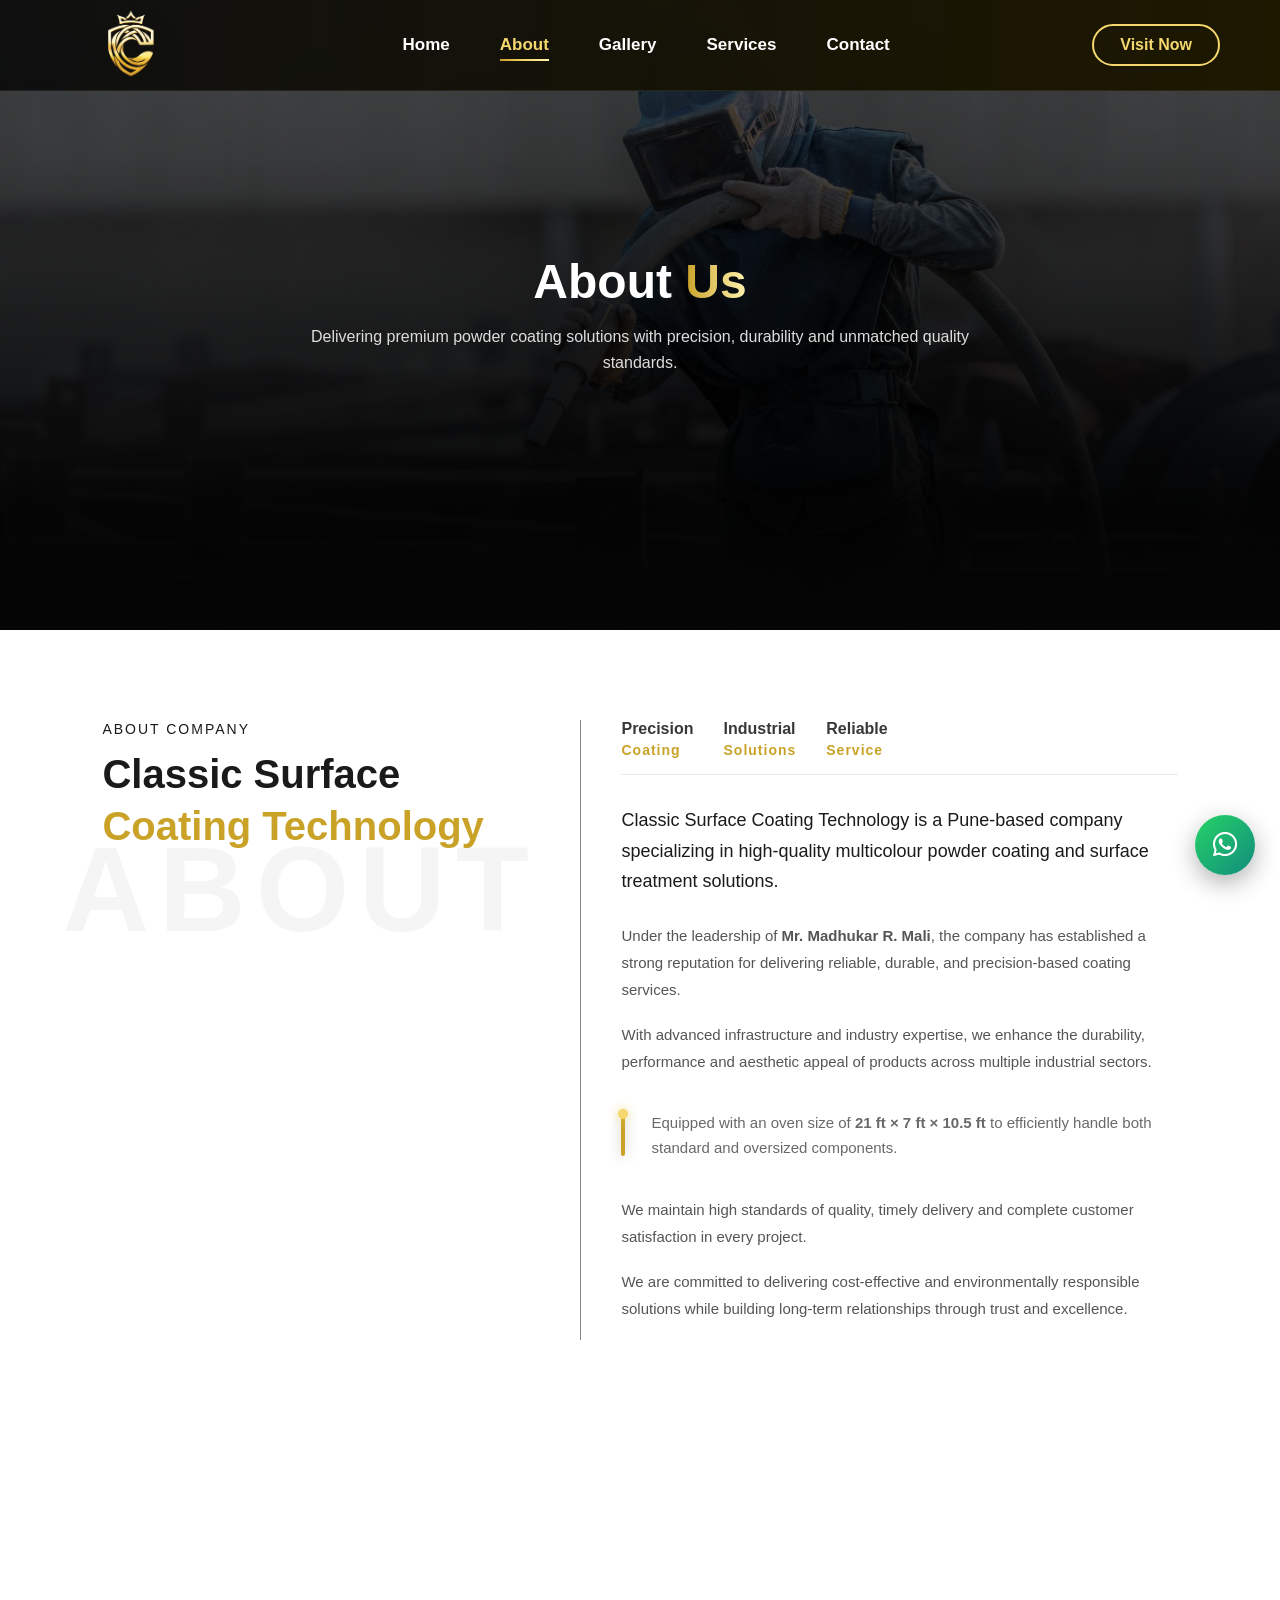
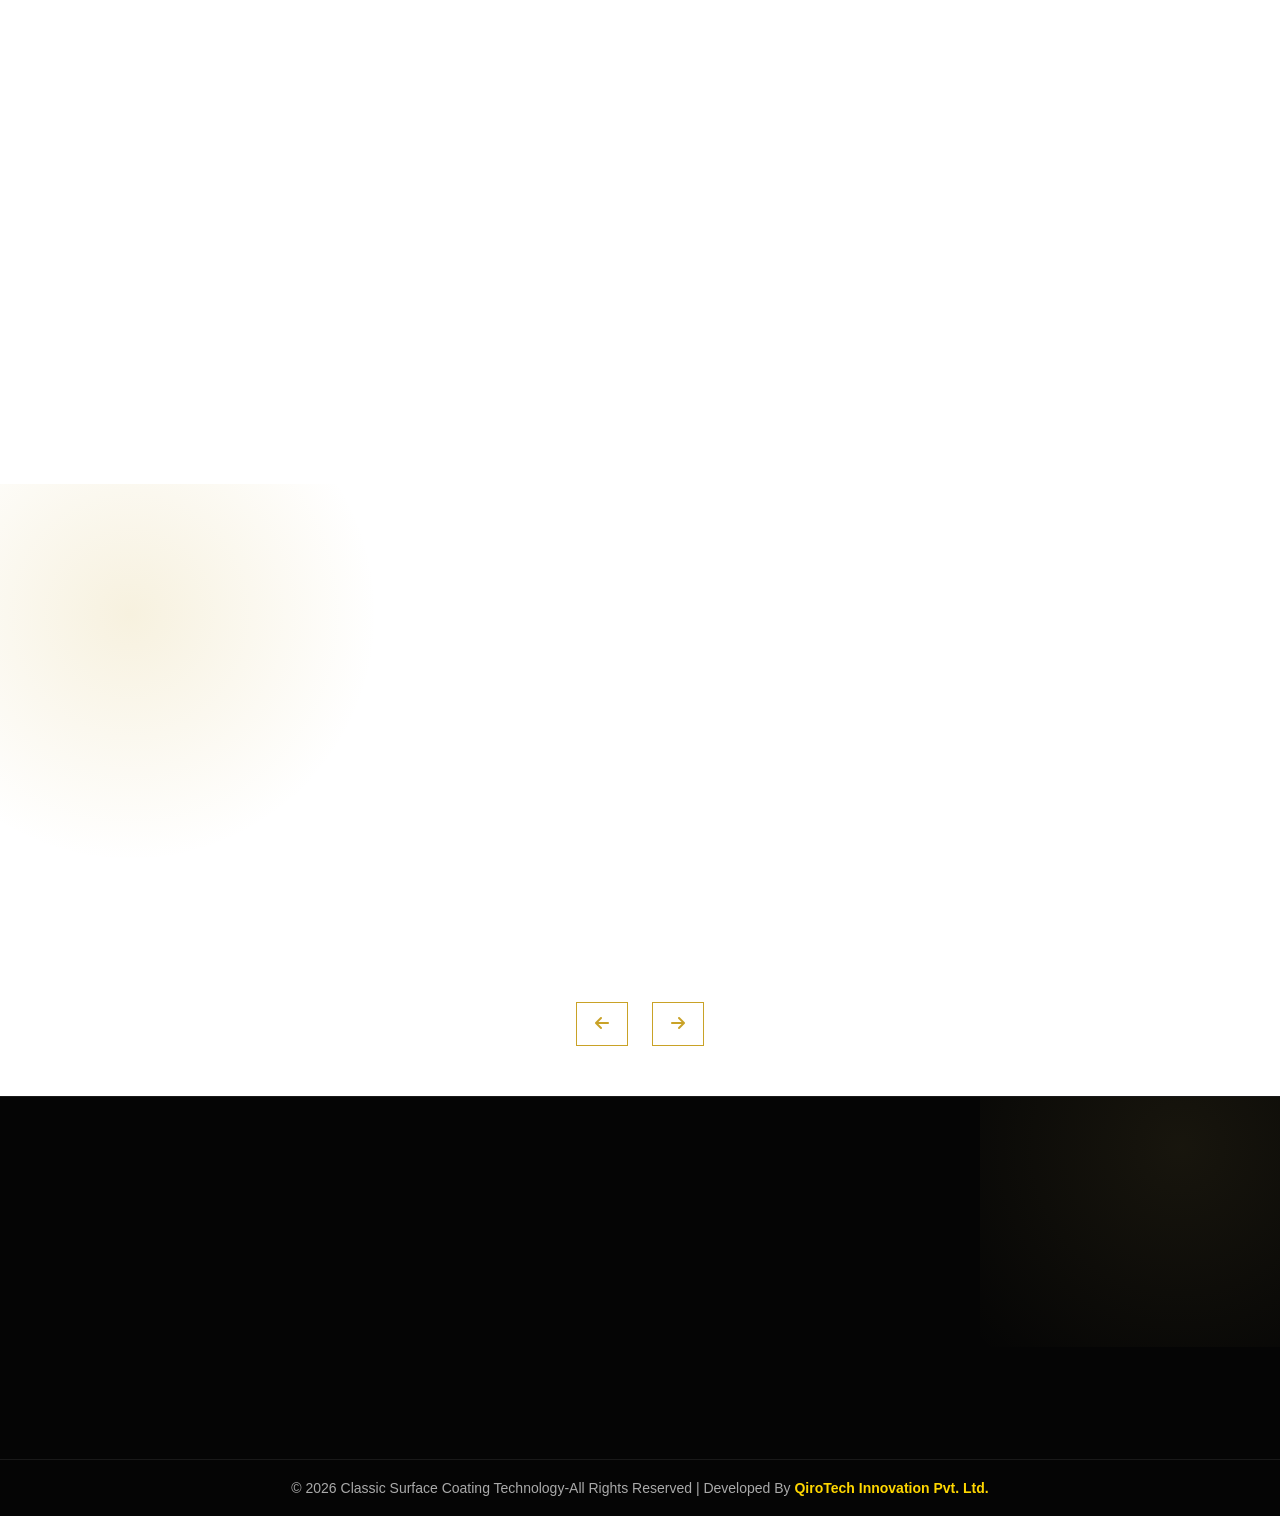
<file: about.html>
<!DOCTYPE html>
<html lang="en">
<head>
    <meta charset="UTF-8">
   <meta name="viewport" content="width=device-width, initial-scale=1.0">
    <title>Classic Surface Coating Technology-About</title>
    <link rel="icon" type="image/png" href="images/CC.png">
    <link rel="stylesheet" href="css/about.css">
    <link rel="stylesheet" href="css/style.css">
  <link rel="stylesheet" href="https://cdnjs.cloudflare.com/ajax/libs/font-awesome/6.5.0/css/all.min.css">
</head>
<body>

<!-- ================= NAVBAR ================= -->
<header class="navbar">

    <div class="logo">
        <a href="index.html">
            <img src="images/CC.png" alt="Classic Surface Coating Logo">
        </a>
    </div>

      <!-- HAMBURGER -->
    <div class="menu-toggle" id="menu-toggle">
        <i class="fas fa-bars"></i>
    </div>

    <!-- MENU -->
    <nav class="nav-links" id="nav-links">

        <!-- CLOSE BUTTON -->
        <div class="close-btn" id="close-btn">
            <i class="fas fa-times"></i>
        </div>

        <a href="index.html" class="nav-item ">Home</a>
        <a href="about.html" class="nav-item active">About</a>
        <a href="gallery.html" class="nav-item">Gallery</a>
        <a href="services.html" class="nav-item">Services</a>
        <a href="contact.html" class="nav-item">Contact</a>

        <!-- CTA INSIDE MENU (MOBILE ONLY) -->
        <a href="contact.html" class="cta-mobile">Visit Now</a>
    </nav>

    <!-- CTA BUTTON -->
    <a href="contact.html" class="cta-btn">Visit Now</a>

</header>


<!-- 
====================
HEro Section
=============== -->
<section class="about-hero">
    <div class="about-hero-overlay"></div>

    <div class="about-hero-content ">
        <h1>About <span>Us</span></h1> 
        <p>
            Delivering premium powder coating solutions with precision,
            durability and unmatched quality standards.
        </p>
    </div>
   
</section>



<section class="about-elite">
    <div class="about-elite-container ">

        <!-- LEFT SIDE -->
        <div class="about-left ">
            <span class="tag">ABOUT COMPANY</span>
            <h2>
                Classic Surface<br>
                <span>Coating Technology</span>
            </h2>
        </div>

        <!-- RIGHT SIDE -->
        <div class="about-right ">

           
            <div class="about-strip ">
                <div>
                    <h4>Precision</h4>
                    <span>Coating</span>
                </div>
                <div>
                    <h4>Industrial</h4>
                    <span>Solutions</span>
                </div>
                <div>
                    <h4>Reliable</h4>
                    <span>Service</span>
                </div>
            </div>

            <p class="intro ">
                Classic Surface Coating Technology is a Pune-based company specializing 
                in high-quality multicolour powder coating and surface treatment solutions.
            </p>

            <p>
                Under the leadership of <strong>Mr. Madhukar R. Mali</strong>, the company 
                has established a strong reputation for delivering reliable, durable, 
                and precision-based coating services.
            </p>

            <p>
                With advanced infrastructure and industry expertise, we enhance the 
                durability, performance and aesthetic appeal of products across 
                multiple industrial sectors.
            </p>

           
            <div class="about-flow ">
                <span class="flow-line "></span>
                <p>
                    Equipped with an oven size of 
                    <strong>21 ft × 7 ft × 10.5 ft</strong> to efficiently handle 
                    both standard and oversized components.
                </p>
            </div>

            <p>
                We maintain high standards of quality, timely delivery and complete 
                customer satisfaction in every project.
            </p>

            <p>
                We are committed to delivering cost-effective and environmentally 
                responsible solutions while building long-term relationships through 
                trust and excellence.
            </p>

        </div>

    </div>
</section>


<section class="mv-section ">

    <div class="mv-header reveal">
        <h2>Our <span>Mission, Vision & Values</span></h2>
    </div>

    <div class="mv-container reveal">

        <!-- MISSION -->
        <div class="mv-card ">
            <div class="mv-top mission-bg">
                <h3>MISSION</h3>
            </div>

            <div class="mv-icon">
                <i class="fas fa-bullseye"></i>
            </div>

            <div class="mv-content">
                <p>
                    Our mission is to deliver high-quality, durable and innovative coating 
                    solutions that exceed customer expectations while maintaining strong 
                    standards of safety, efficiency and environmental responsibility.
                </p>
            </div>
        </div>

        <!-- VISION -->
        <div class="mv-card ">
            <div class="mv-top vision-bg">
                <h3>VISION</h3>
            </div>

            <div class="mv-icon">
                <i class="fas fa-eye"></i>
            </div>

            <div class="mv-content">
                <p>
                    Our vision is to become a trusted leader in the surface coating industry, 
                    known for excellence, innovation and long-term customer relationships 
                    across multiple industrial sectors.
                </p>
            </div>
        </div>

        <!-- VALUES -->
        <div class="mv-card ">
            <div class="mv-top values-bg">
                <h3>VALUES</h3>
            </div>

            <div class="mv-icon">
                <i class="fas fa-gem"></i>
            </div>

            <div class="mv-content">
                <p>
                    We are driven by integrity, quality and commitment to excellence. 
                    We value customer satisfaction, continuous improvement, innovation, 
                    and environmentally responsible practices in every project we deliver.
                </p>
            </div>
        </div>

    </div>

</section>


<section class="why-ultra ">

    <!-- HEADER -->
    <div class="why-header reveal">
        <h2>Why <span>Choose Us</span></h2>
    </div>

    <!-- PROGRESS BAR -->
    <div class="why-progress reveal">
        <div class="why-bar"></div>
    </div>

    <!-- SLIDER -->
    <div class="why-wrap reveal">
        <div class="why-track">

            <!-- 01 -->
            <div class="why-item">
                <span class="bg-number">01</span>
                <h3>Advanced Technology</h3>
                <p>We use modern powder coating techniques and well-maintained equipment to ensure uniform coating, strong adhesion and long-lasting results. Our large oven capacity allows us to handle both small and oversized industrial components efficiently.</p>
            </div>

            <!-- 02 -->
            <div class="why-item">
                <span class="bg-number">02</span>
                <h3>Expert Team</h3>
                <p>Under the guidance of Mr. Madhukar R. Mali, our team brings hands-on experience and technical expertise in surface treatment and coating processes, ensuring every project meets industry standards.</p>
            </div>

            <!-- 03 -->
            <div class="why-item">
                <span class="bg-number">03</span>
                <h3>Quality Standards</h3>
                <p>We follow strict quality control at every stage—from surface preparation to final coating—to ensure durability, corrosion resistance and a flawless finish.</p>
            </div>

            <!-- 04 -->
            <div class="why-item">
                <span class="bg-number">04</span>
                <h3>Timely Delivery</h3>
                <p>We understand the importance of deadlines in industrial work. Our streamlined process ensures on-time project completion without compromising on quality.</p>
            </div>

            <!-- 05 -->
            <div class="why-item">
                <span class="bg-number">05</span>
                <h3>Custom Solutions</h3>
                <p>Every client has unique requirements. We provide tailored coating solutions based on material type, application and industry needs.</p>
            </div>

            <!-- 06 -->
            <div class="why-item">
                <span class="bg-number">06</span>
                <h3>Eco Friendly</h3>
                <p>Our powder coating process is environmentally friendly, producing minimal waste and reducing harmful emissions..</p>
            </div>

            <!-- 07 -->
            <div class="why-item">
                <span class="bg-number">07</span>
                <h3>Customer Focus</h3>
                <p>We believe in building long-term relationships by providing consistent quality, transparent communication and dependable service.</p>
            </div>

        </div>
    </div>

    <!-- CONTROLS -->
    <div class="why-controls ">
        <button class="why-btn prev-btn">
            <i class="fas fa-arrow-left "></i>
        </button>

        <button class="why-btn next-btn">
            <i class="fas fa-arrow-right "></i>
        </button>
    </div>

</section>

<!-- FOOTER -->
<footer class="footer ">
    <div class="footer-container reveal">

        <!-- ABOUT -->
        <div class="footer-col">
            <img src="images/CC.png" class="footer-logo">
            <p>
                Premium powder coating & industrial finishing solutions with durability and precision.
            </p>

            <!-- SOCIAL ICONS -->
            <div class="footer-socials">
                <a href="https://facebook.com" target="_blank"><i class="fab fa-facebook-f"></i></a>
                <a href="https://instagram.com" target="_blank"><i class="fab fa-instagram"></i></a>
            </div>
        </div>

        <!-- QUICK LINKS -->
        <div class="footer-col">
            <h3>Quick Links</h3>
            <ul>
                <li><a href="index.html">Home</a></li>
                <li><a href="about.html">About</a></li>
                <li><a href="Gallery.html">Gallery</a></li>
                <li><a href="services.html">Services</a></li>
                <li><a href="contact.html">Contact</a></li>
            </ul>
        </div>

        <!-- SERVICES -->
        <div class="footer-col">
            <h3>Services</h3>
            <ul>
                <li><a href="services.html">Powder Coating</a></li>
                <li><a href="services.html">Sand Blasting</a></li>
                <!-- <li><a href="services.html">7 Tank Process</a></li> -->
            </ul>
        </div>

        <!-- CONTACT -->
        <div class="footer-col">
            <h3>Contact Info</h3>

            <ul class="footer-contact">
                <li>
                    <i class="fas fa-map-marker-alt"></i>
               <a href=""> Shop No.16, SR.NO.441/1, Khadi Machine, Wadmukhwadi, Pune-412105</a>
                </li>

                 <li>
                    <i class="fas fa-phone-alt"></i>
                    <a href="tel:+917083255495" class="call-btn">7083255495</a> /
                     <a href="tel:+917057094498" class="call-btn">7057094498</a>
                </li>
               <li>
                    <i class="fas fa-envelope"></i>
                    <a href="mailto:">Sales@classicsurfacecoating.com</a>
                </li>
            </ul>
        </div>

    </div>

      <div class="footer-bottom">
    © 2026 Classic Surface Coating Technology-All Rights Reserved | 
    Developed By 
    <a href="https://www.qirotec.com" target="_blank" class="qiro-link">
        QiroTech Innovation Pvt. Ltd.
    </a>
</div>
</footer>

<!-- WhatsApp Floating Button -->
<a href="https://wa.me/917083255495" target="_blank" class="whatsapp-float">
    <i class="fab fa-whatsapp"></i>
</a>


<script src="js/script.js"></script>
<script src="js/scroll.js"></script>
    
</body>
</html>
</file>
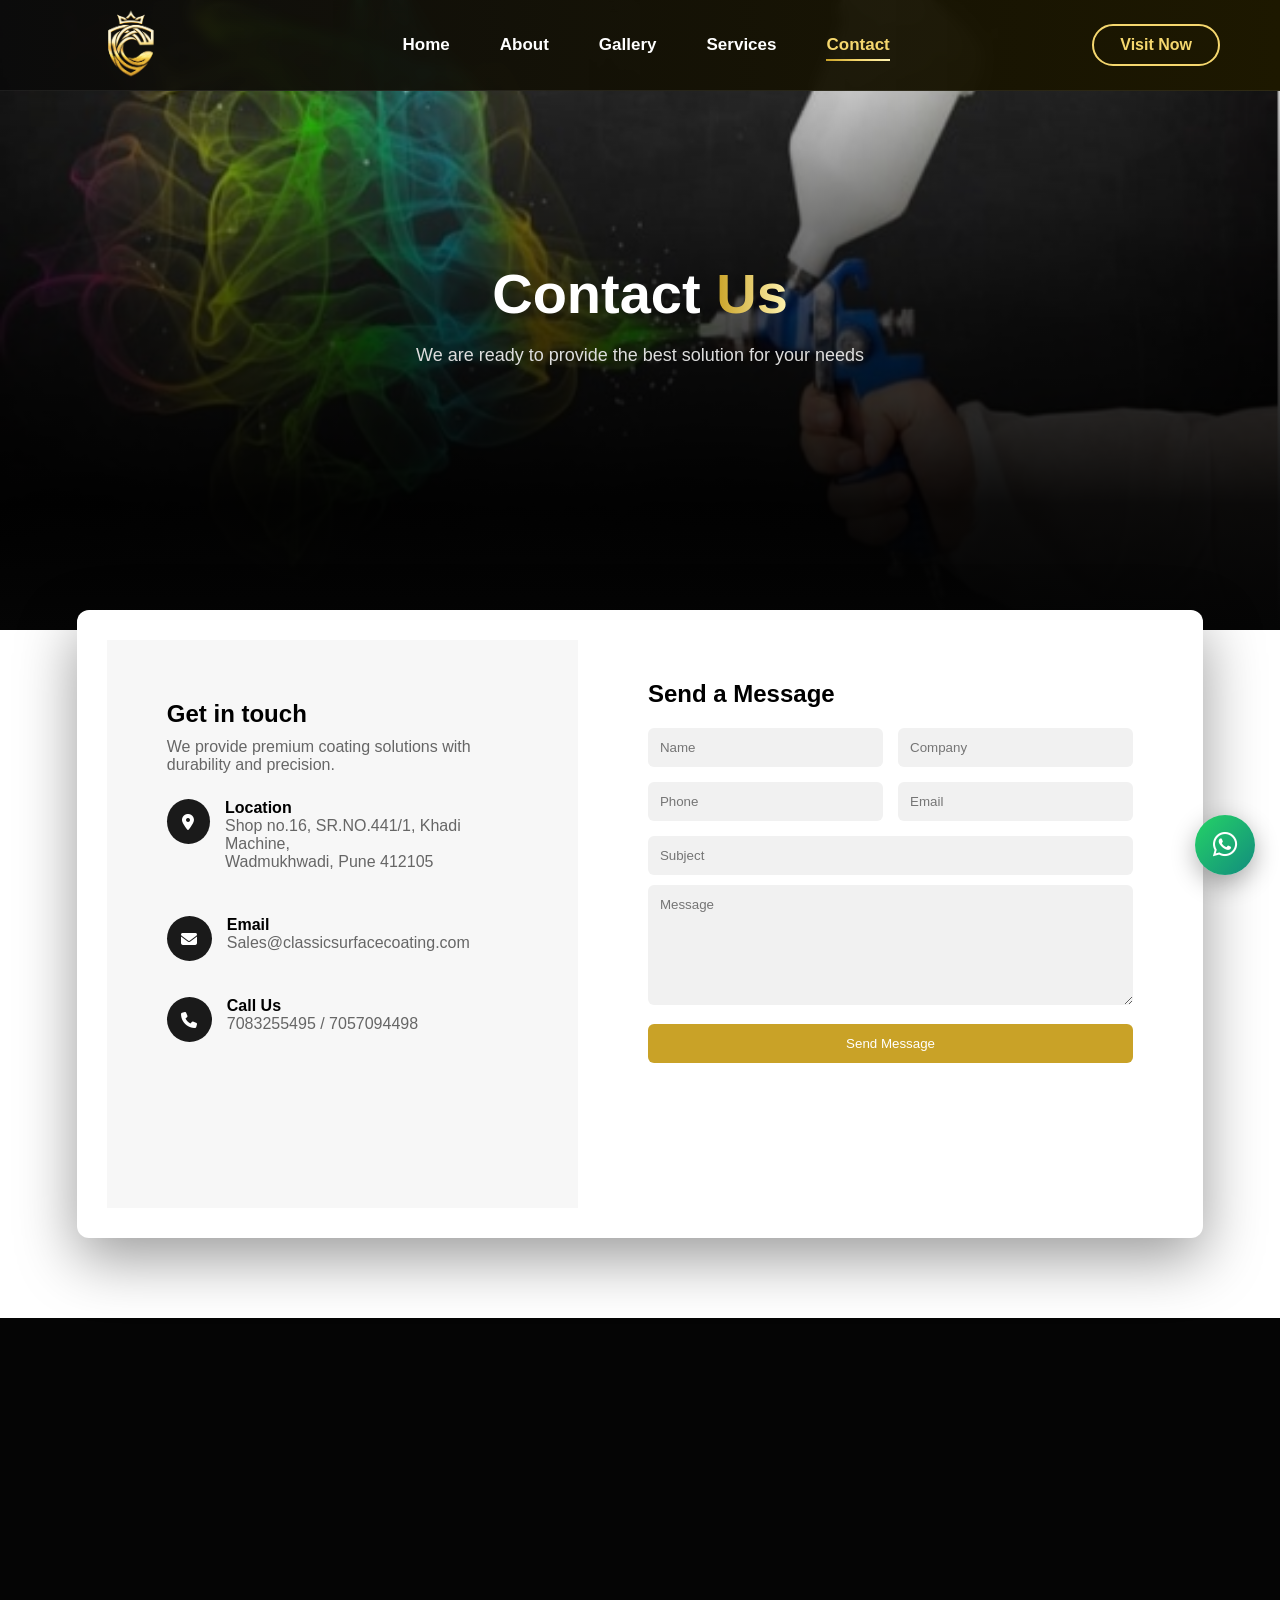
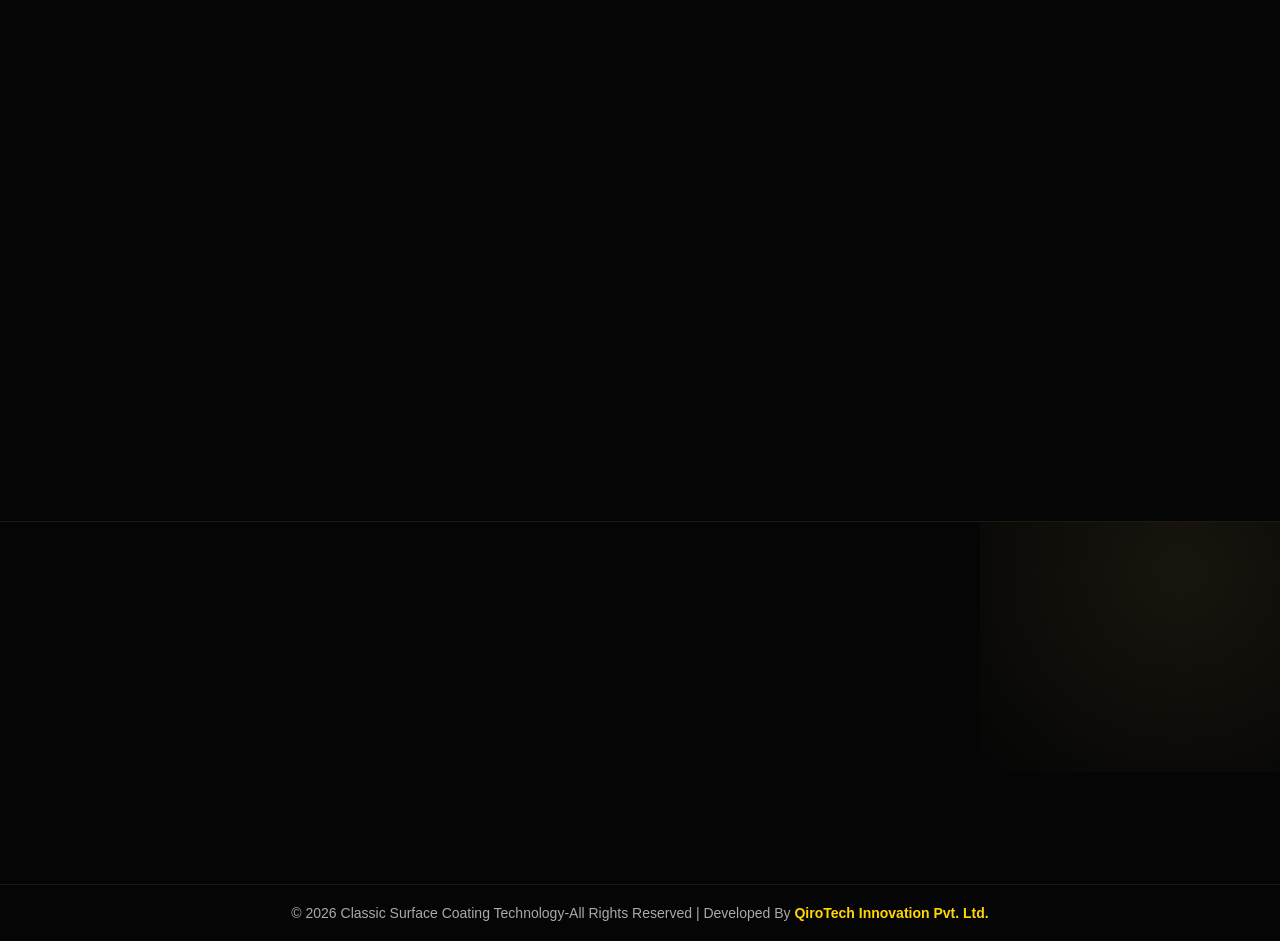
<file: contact.html>
<!DOCTYPE html>
<html lang="en">
<head>
    <meta charset="UTF-8">
    <meta name="viewport" content="width=device-width, initial-scale=1.0">
    <title>Classic Surface Coating Technology-Contact</title>
    <link rel="icon" type="image/png" href="images/CC.png">
    <link rel="stylesheet" href="css/contact.css">
    <link rel="stylesheet" href="css/style.css">
    <link rel="stylesheet" href="https://cdnjs.cloudflare.com/ajax/libs/font-awesome/6.5.0/css/all.min.css">
</head>
<body>

<!-- ================= NAVBAR ================= -->
<header class="navbar">

    <div class="logo">
        <a href="index.html">
            <img src="images/CC.png" alt="Classic Surface Coating Logo">
        </a>
    </div>

      <!-- HAMBURGER -->
    <div class="menu-toggle" id="menu-toggle">
        <i class="fas fa-bars"></i>
    </div>

    <!-- MENU -->
    <nav class="nav-links" id="nav-links">

        <!-- CLOSE BUTTON -->
        <div class="close-btn" id="close-btn">
            <i class="fas fa-times"></i>
        </div>

        <a href="index.html" class="nav-item ">Home</a>
        <a href="about.html" class="nav-item">About</a>
        <a href="gallery.html" class="nav-item ">Gallery</a>
        <a href="services.html" class="nav-item">Services</a>
        <a href="contact.html" class="nav-item active">Contact</a>

        <!-- CTA INSIDE MENU (MOBILE ONLY) -->
        <a href="contact.html" class="cta-mobile">Visit Now</a>
    </nav>

    <!-- CTA BUTTON -->
    <a href="contact.html" class="cta-btn">Visit Now</a>

</header>



 <section class="contact-hero">

    <div class="hero-overlay"></div>

    <div class="contact-hero-content">
       <h1>Contact <span>Us</span></h1>
        <p>
           We are ready to provide the best solution for your needs
        </p>
    </div>

</section>


<!-- Contact Form -->
 <!-- ================= CONTACT OVERLAY ================= -->
<section class="contact-wrapper">

  <div class="contact-card reveal">

    <!-- LEFT INFO -->
    <div class="contact-info reveal">
      <h2>Get in touch</h2>
      <p>We provide premium coating solutions with durability and precision.</p>

      <div class="info-box">
        <i class="fas fa-map-marker-alt"></i>
        <div>
          <h4>Location</h4>
          <p>Shop no.16, SR.NO.441/1, Khadi Machine,<br> Wadmukhwadi, Pune 412105</p>
        </div>
      </div>

      <div class="info-box">
        <i class="fas fa-envelope"></i>
        <div>
          <h4>Email</h4>
          <p>Sales@classicsurfacecoating.com</p>
        </div>
      </div>

      <div class="info-box">
        <i class="fas fa-phone"></i>
        <div>
          <h4>Call Us</h4>
          <p>7083255495 / 7057094498</p>
        </div>
      </div>

      <!-- SOCIAL -->
      <div class="contact-socials reveal">
        <a href="#"><i class="fab fa-facebook-f"></i></a>
        <a href="#"><i class="fab fa-instagram"></i></a>
      </div>
    </div>

    <!-- RIGHT FORM -->
    <div class="contact-form reveal">
      <h2>Send a Message</h2>

      <form id="whatsappForm">
          <div class="input-row">
              <input type="text" name="name" placeholder="Name" required>
              <input type="text" name="company" placeholder="Company">
          </div>

          <div class="input-row">
              <input type="text" name="phone" placeholder="Phone" required>
              <input type="email" name="email" placeholder="Email" required>
          </div>

          <input type="text" name="subject" placeholder="Subject">
          <textarea name="message" placeholder="Message" required></textarea>
          <button type="submit">Send Message</button>
      </form>
    </div>

  </div>

</section>



<!-- ================= GOOGLE MAP ================= -->

<section class="map-section  ">

  <div class="map-header reveal">
    <span class="tag">OUR LOCATION</span>
    <h2>Visit <span>Our Facility</span></h2>
    <p>We are located in Pune, delivering high-quality coating solutions.</p>
  </div>

  <div class="map-wrapper reveal">

    <!-- GOOGLE MAP -->
   <iframe src="https://www.google.com/maps/embed?pb=!1m17!1m12!1m3!1d3780.2765789299015!2d73.85875317519488!3d18.651580782467512!2m3!1f0!2f0!3f0!3m2!1i1024!2i768!4f13.1!3m2!1m1!2zMTjCsDM5JzA1LjciTiA3M8KwNTEnNDAuOCJF!5e0!3m2!1sen!2sin!4v1774336438248!5m2!1sen!2sin" width="600" height="450" 
            style="border:0;" allowfullscreen="" 
            loading="lazy" 
            referrerpolicy="no-referrer-when-downgrade">
    </iframe>

    <!-- FLOATING CARD -->
    <div class="map-card reveal">
      <h3> Classic Surface Coating Technology</h3>
      <p><i class="fas fa-map-marker-alt"></i>Shop no-16, SR.NO-441/1,khadi MAchine, Wadmukhwadi Pune, India</p>
      <p><i class="fas fa-phone"></i> 7083255495 / 7057094498</p>
      <p><i class="fas fa-envelope"></i>Sales@classicsurfacecoating.com</p>

      <a href="https://www.google.com/maps" target="_blank" class="map-btn reveal">
        Get Directions
      </a>
    </div>

  </div>

</section>

<!-- FOOTER -->
<footer class="footer ">
    <div class="footer-container reveal">

        <!-- ABOUT -->
        <div class="footer-col">
            <img src="images/CC.png" class="footer-logo">
            <p>
                Premium powder coating & industrial finishing solutions with durability and precision.
            </p>

            <!-- SOCIAL ICONS -->
            <div class="footer-socials">
                <a href="https://facebook.com" target="_blank"><i class="fab fa-facebook-f"></i></a>
                <a href="https://instagram.com" target="_blank"><i class="fab fa-instagram"></i></a>
            </div>
        </div>

        <!-- QUICK LINKS -->
        <div class="footer-col">
            <h3>Quick Links</h3>
            <ul>
                <li><a href="index.html">Home</a></li>
                <li><a href="about.html">About</a></li>
                <li><a href="Gallery.html">Gallery</a></li>
                <li><a href="services.html">Services</a></li>
                <li><a href="contact.html">Contact</a></li>
            </ul>
        </div>

        <!-- SERVICES -->
        <div class="footer-col">
            <h3>Services</h3>
            <ul>
                <li><a href="services.html">Powder Coating</a></li>
                <li><a href="services.html">Sand Blasting</a></li>
                <!-- <li><a href="services.html">7 Tank Process</a></li> -->
            </ul>
        </div>

        <!-- CONTACT -->
        <div class="footer-col">
            <h3>Contact Info</h3>

            <ul class="footer-contact">
                  <li>
                    <i class="fas fa-map-marker-alt"></i>
                    <a href=""> Shop No.16, SR.NO.441/1, Khadi Machine, Wadmukhwadi, Pune-412105</a>
                </li>
                 <li>
                    <i class="fas fa-phone-alt"></i>
                    <a href="tel:+917083255495" class="call-btn">7083255495</a> /
                     <a href="tel:+917057094498" class="call-btn">7057094498</a>
                </li>
               <li>
                    <i class="fas fa-envelope"></i>
                    <a href="mailto:">Sales@classicsurfacecoating.com</a>
                </li>
            </ul>
        </div>

    </div>

    <div class="footer-bottom">
    © 2026 Classic Surface Coating Technology-All Rights Reserved | 
    Developed By 
    <a href="https://www.qirotec.com" target="_blank" class="qiro-link">
        QiroTech Innovation Pvt. Ltd.
    </a>
</div>
</footer>


<!-- WhatsApp Floating Button -->
<a href="https://wa.me/917083255495" target="_blank" class="whatsapp-float">
    <i class="fab fa-whatsapp"></i>
</a>

<script src="js/script.js"></script>
<script src="js/scroll.js"></script>
<script src="js/contact.js"></script>
</body>
</html>
</file>
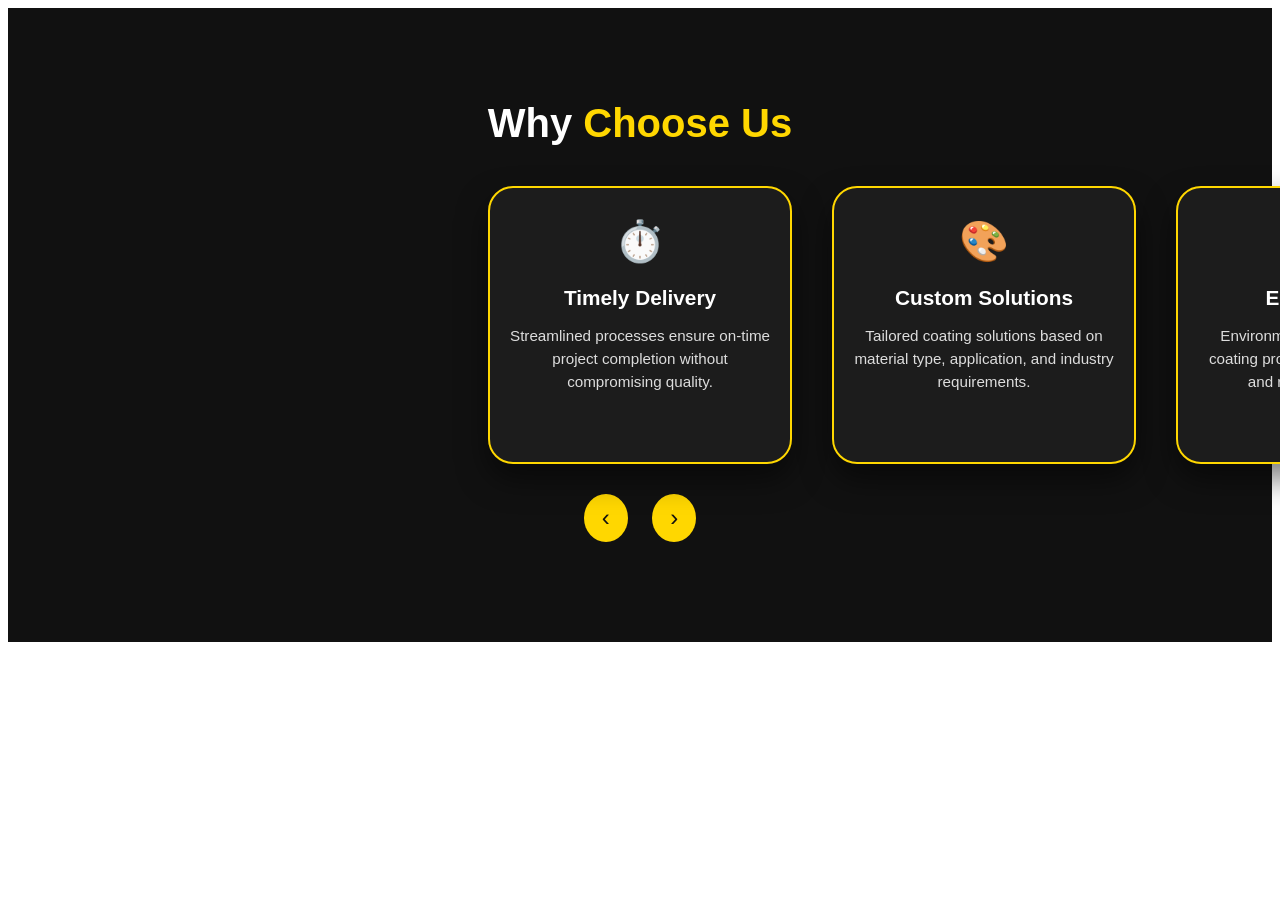
<file: demo.html>
<!DOCTYPE html>
<html lang="en">
<head>
    <meta charset="UTF-8">
    <meta name="viewport" content="width=device-width, initial-scale=1.0">
    <title>Document</title>
</head>
<body>

<Style>

:root{
    --gold1:#c9a227;
    --gold2:#f5d76e;
    --gold3:#fff3b0;
    --dark:#1a1a1a; /* dark text color */
    --secondary:#555555; /* secondary text */
    --section-bg:#fffdf0; /* light cream background */
}

/* ===== Carousel Section ===== */
.why-ultra-carousel {
    padding: 60px 20px 100px;
    background: #111; /* deep black background */
    color: #fff;
    font-family: 'Segoe UI', sans-serif;
    perspective: 1200px; /* 3D perspective for curved effect */
}

/* HEADER */
.carousel-header h2 {
    text-align: center;
    font-size: 2.5rem;
    margin-bottom: 40px;
    font-weight: 700;
}
.carousel-header h2 span {
    color: gold;
}

/* CAROUSEL TRACK */
.carousel {
    position: relative;
    width: 100%;
    overflow: visible;
}
.carousel-track {
    display: flex;
    justify-content: center;
    transform-style: preserve-3d;
    transition: transform 0.5s ease;
}

/* CARDS */
.carousel-item {
    background: #1c1c1c; /* dark card */
    border: 2px solid gold;
    border-radius: 25px;
    min-width: 260px;
    max-width: 280px;
    margin: 0 20px;
    padding: 30px 20px;
    text-align: center;
    transform-origin: center center;
    transition: transform 0.5s ease, opacity 0.5s ease;
    box-shadow: 0 15px 30px rgba(0,0,0,0.5);
}
.carousel-item .icon {
    font-size: 2.5rem;
    margin-bottom: 15px;
    color: gold;
}
.carousel-item h3 {
    font-size: 1.3rem;
    margin-bottom: 10px;
}
.carousel-item p {
    font-size: 0.95rem;
    line-height: 1.5;
    color: #ddd;
}

/* CONTROLS */
.carousel-controls {
    text-align: center;
    margin-top: 30px;
}
.carousel-btn {
    background: gold;
    border: none;
    color: #111;
    font-size: 1.5rem;
    padding: 10px 18px;
    margin: 0 10px;
    border-radius: 50%;
    cursor: pointer;
    transition: all 0.3s ease;
}
.carousel-btn:hover {
    background: #fff;
    color: #111;
}

/* 3D Curved Effect (JS will rotate track) */

</Style>
<!-- ================= WHY CHOOSE US ================= -->
<section class="why-ultra-carousel">

    <!-- HEADER -->
    <div class="carousel-header">
        <h2>Why <span>Choose Us</span></h2>
    </div>

    <!-- CAROUSEL -->
    <div class="carousel">
        <div class="carousel-track">

            <!-- CARD 01 -->
            <div class="carousel-item">
                <div class="icon">⚙️</div>
                <h3>Advanced Technology</h3>
                <p>Modern powder coating techniques and well-maintained equipment ensure uniform coating and strong adhesion.</p>
            </div>

            <!-- CARD 02 -->
            <div class="carousel-item">
                <div class="icon">👨‍🔧</div>
                <h3>Expert Team</h3>
                <p>Guided by Mr. Madhukar R. Mali, our team ensures every project meets industry standards.</p>
            </div>

            <!-- CARD 03 -->
            <div class="carousel-item">
                <div class="icon">🏆</div>
                <h3>Quality Standards</h3>
                <p>Strict quality control at every stage ensures durability, corrosion resistance, and flawless finish.</p>
            </div>

            <!-- CARD 04 -->
            <div class="carousel-item">
                <div class="icon">⏱️</div>
                <h3>Timely Delivery</h3>
                <p>Streamlined processes ensure on-time project completion without compromising quality.</p>
            </div>

            <!-- CARD 05 -->
            <div class="carousel-item">
                <div class="icon">🎨</div>
                <h3>Custom Solutions</h3>
                <p>Tailored coating solutions based on material type, application, and industry requirements.</p>
            </div>

            <!-- CARD 06 -->
            <div class="carousel-item">
                <div class="icon">🌱</div>
                <h3>Eco Friendly</h3>
                <p>Environmentally friendly powder coating process with minimal waste and reduced emissions.</p>
            </div>

            <!-- CARD 07 -->
            <div class="carousel-item">
                <div class="icon">🤝</div>
                <h3>Customer Focus</h3>
                <p>Long-term relationships through consistent quality, transparent communication, and dependable service.</p>
            </div>

        </div>
    </div>

    <!-- CONTROLS -->
    <div class="carousel-controls">
        <button class="carousel-btn prev">‹</button>
        <button class="carousel-btn next">›</button>
    </div>

</section>

<script>
  const track = document.querySelector('.carousel-track');
const items = document.querySelectorAll('.carousel-item');
let angle = 0;

document.querySelector('.next').addEventListener('click', () => {
    angle -= 360 / items.length;
    track.style.transform = `translateZ(-500px) rotateY(${angle}deg)`;
});

document.querySelector('.prev').addEventListener('click', () => {
    angle += 360 / items.length;
    track.style.transform = `translateZ(-500px) rotateY(${angle}deg)`;
});
</script>

</body>
</html>
</file>
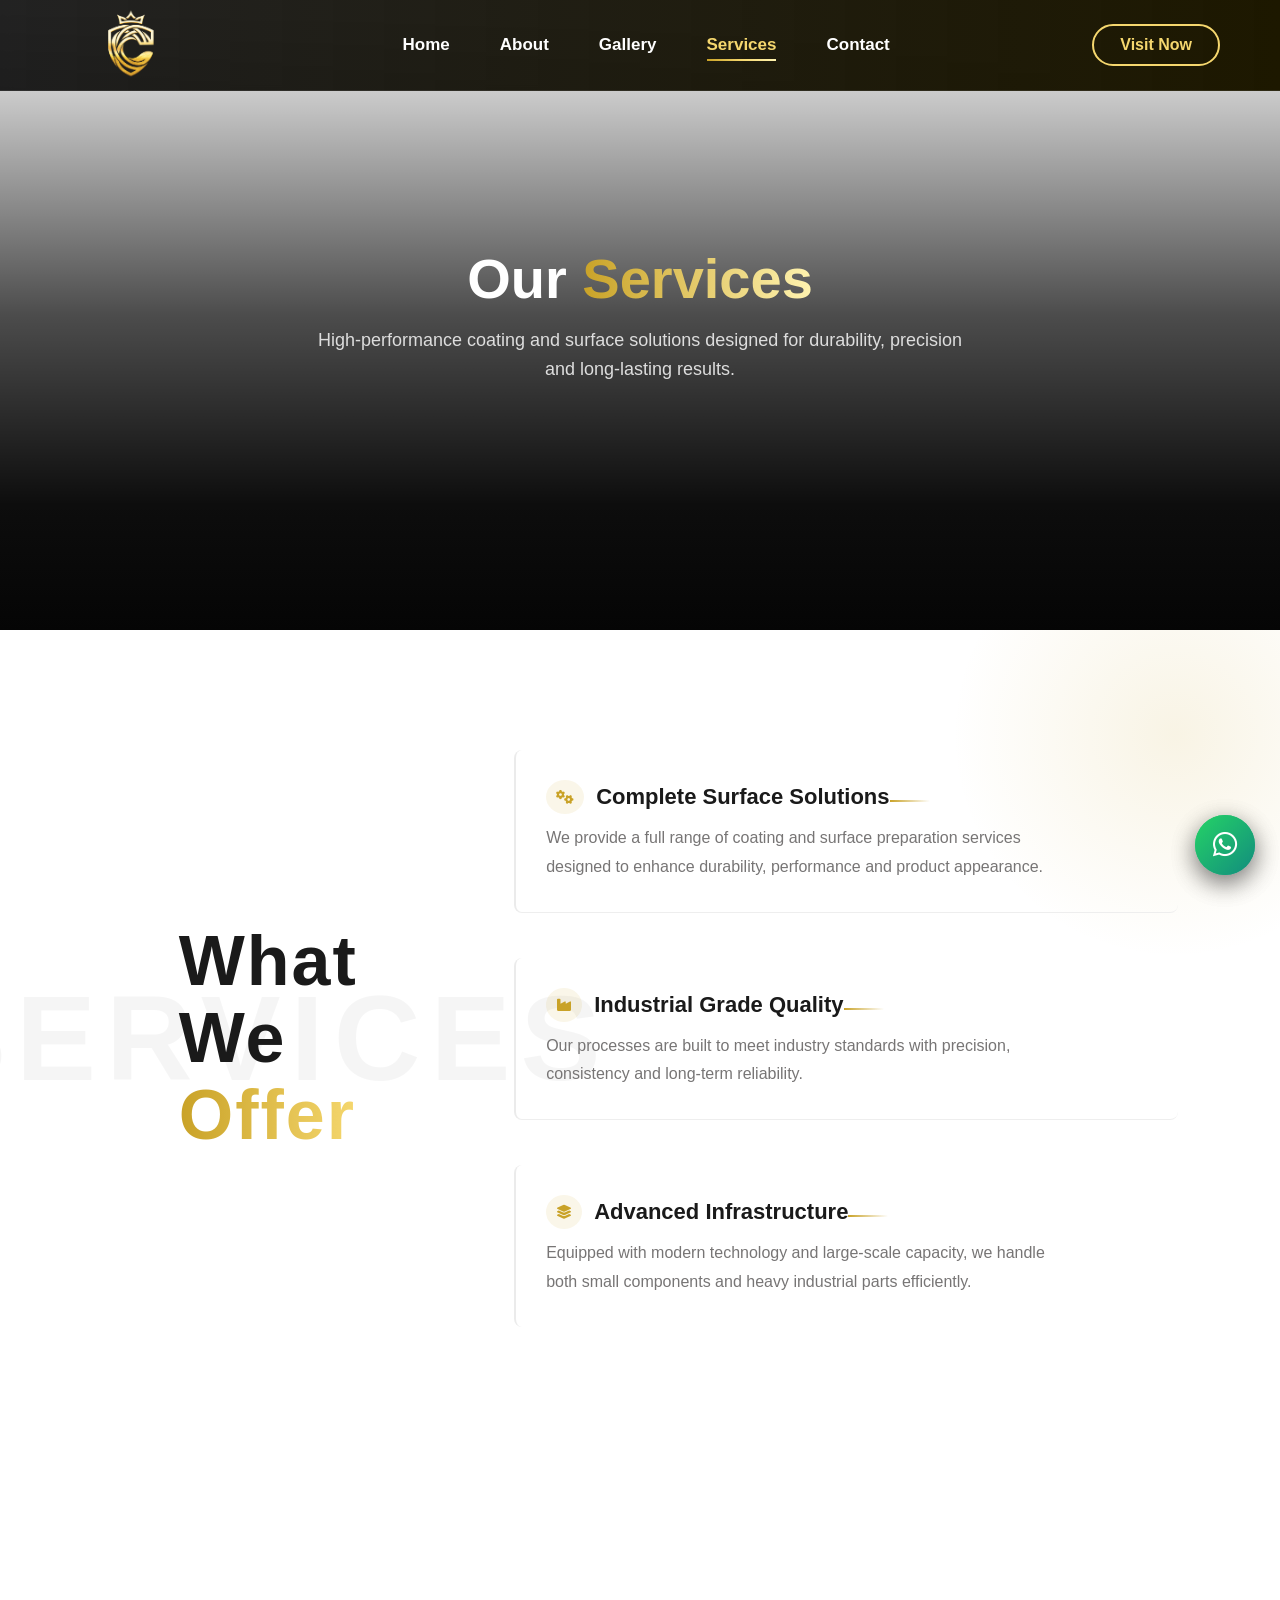
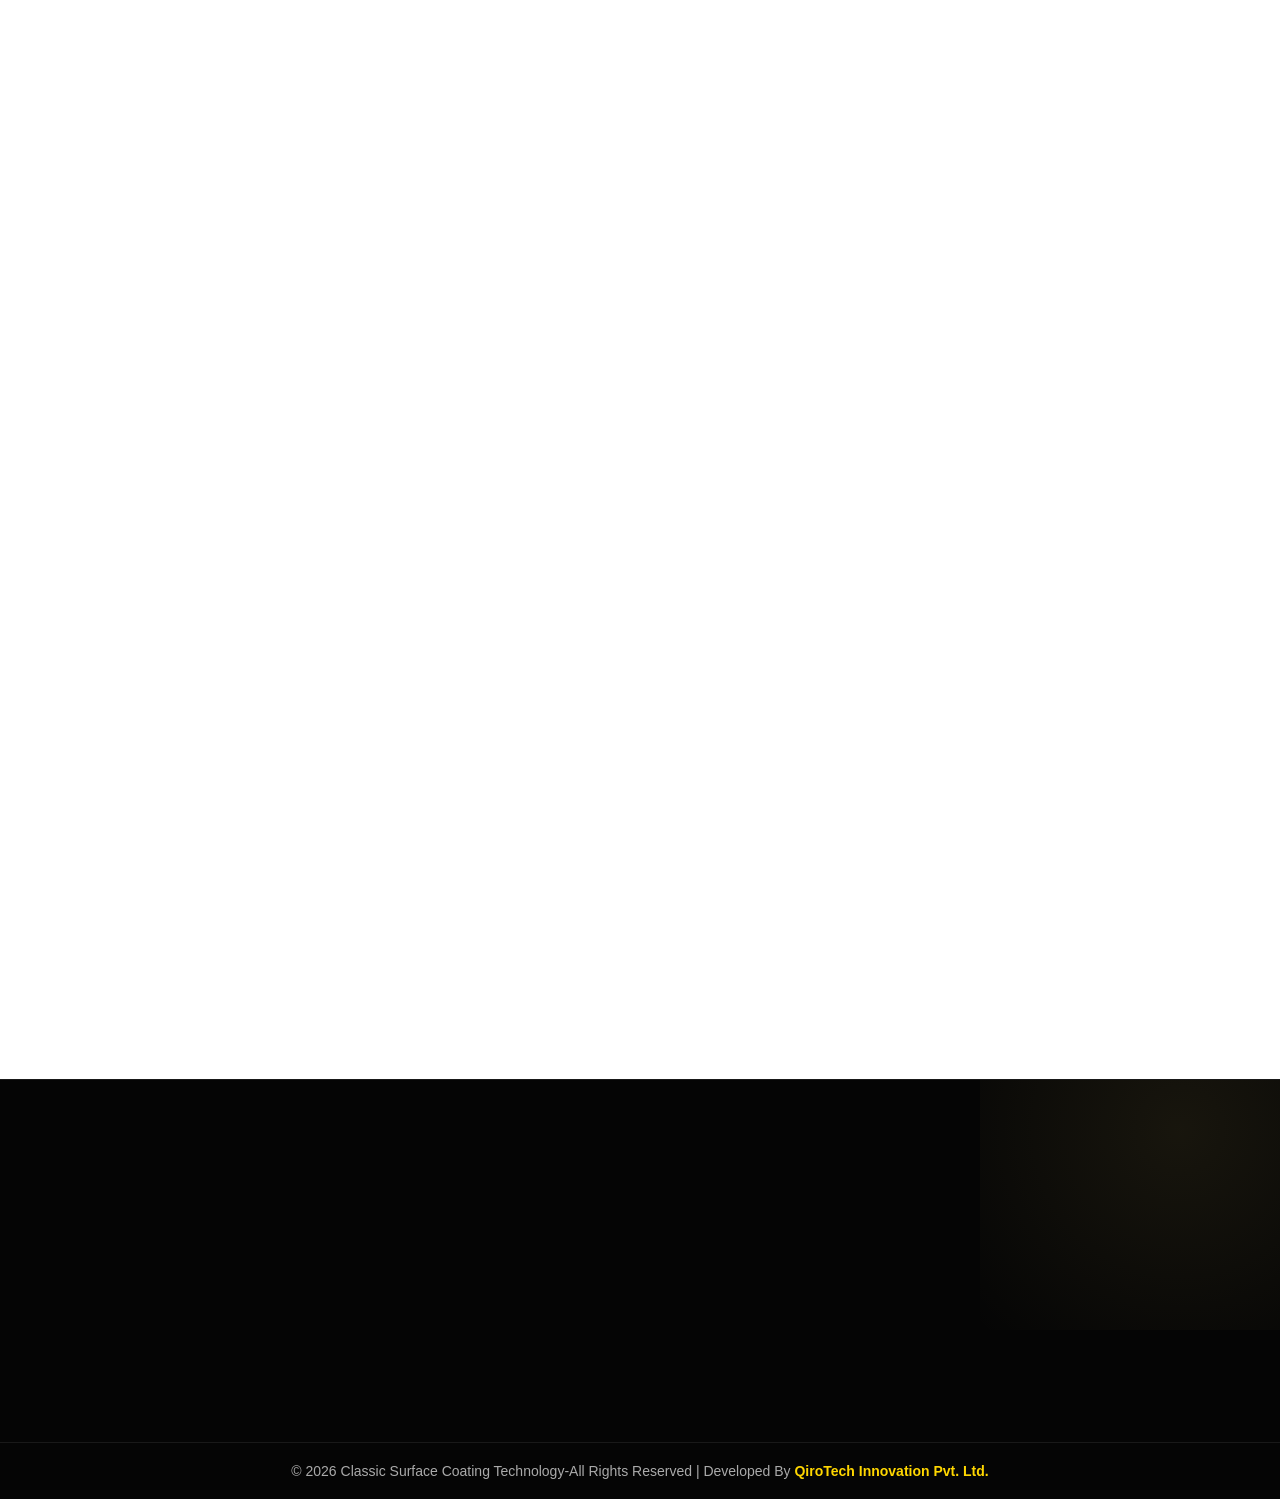
<file: services.html>
<!DOCTYPE html>
<html lang="en">
<head>
    <meta charset="UTF-8">
    <meta name="viewport" content="width=device-width, initial-scale=1.0">
    <title>Classic Surface Coating Technology-services</title>
    <link rel="icon" type="image/png" href="images/CC.png">
    <link rel="stylesheet" href="css/services.css">
    <link rel="stylesheet" href="css/style.css">
    <link rel="stylesheet" href="https://cdnjs.cloudflare.com/ajax/libs/font-awesome/6.5.0/css/all.min.css">
</head>
<body>
    <!-- ================= NAVBAR ================= -->
<header class="navbar">

    <div class="logo">
        <a href="index.html">
            <img src="images/CC.png" alt="Classic Surface Coating Logo">
        </a>
    </div>

      <!-- HAMBURGER -->
    <div class="menu-toggle" id="menu-toggle">
        <i class="fas fa-bars"></i>
    </div>

    <!-- MENU -->
    <nav class="nav-links" id="nav-links">

        <!-- CLOSE BUTTON -->
        <div class="close-btn" id="close-btn">
            <i class="fas fa-times"></i>
        </div>

        <a href="index.html" class="nav-item ">Home</a>
        <a href="about.html" class="nav-item">About</a>
        <a href="gallery.html" class="nav-item">Gallery</a>
        <a href="services.html" class="nav-item active">Services</a>
        <a href="contact.html" class="nav-item">Contact</a>

        <!-- CTA INSIDE MENU (MOBILE ONLY) -->
        <a href="contact.html" class="cta-mobile">Visit Now</a>
    </nav>

    <!-- CTA BUTTON -->
    <a href="contact.html" class="cta-btn">Visit Now</a>

</header>


<!-- =================================Hero Section=============================================== -->
 <section class="services-hero">

    <div class="hero-overlay"></div>

    <div class="services-hero-content">
        <h1>Our <span>Services</span></h1>
        <p>
            High-performance coating and surface solutions designed for durability,
            precision and long-lasting results.
        </p>
    </div>

</section>




<!-- ==========================================What We Offer======================================  -->
<section class="services-split">

    <!-- LEFT SIDE -->
    <div class="split-left reveal">
        <h2>
            What<br>
            We<br>
            <span>Offer</span>
        </h2>
    </div>

    <!-- RIGHT SIDE -->
    <div class="split-right reveal">

        <!-- ITEM 1 -->
        <div class="split-item">
            <h3>
                <i class="fas fa-cogs"></i>
                Complete Surface Solutions
            </h3>
            <p>
                We provide a full range of coating and surface preparation services
                designed to enhance durability, performance and product appearance.
            </p>
        </div>

        <!-- ITEM 2 -->
        <div class="split-item">
            <h3>
                <i class="fas fa-industry"></i>
                Industrial Grade Quality
            </h3>
            <p>
                Our processes are built to meet industry standards with precision,
                consistency and long-term reliability.
            </p>
        </div>

        <!-- ITEM 3 -->
        <div class="split-item">
            <h3>
                <i class="fas fa-layer-group"></i>
                Advanced Infrastructure
            </h3>
            <p>
                Equipped with modern technology and large-scale capacity,
                we handle both small components and heavy industrial parts efficiently.
            </p>
        </div>

    </div>

</section>

<!-- ================================Main Services============================== -->
 <section class="services-main ">

    <!-- SECTION TITLE -->
    <div class="services-title reveal">
        <h2>Our <span>Core Services</span></h2>
    </div>

    <!-- SERVICE 1 -->
    <div class="service-panel reveal">
        <div class="service-img">
            <img src="/images/multi1.jpg" alt="">
        </div>

        <div class="service-content">
            <h3>Multicolour Powder Coating</h3>
            <p>
                Our powder coating service provides a high-quality, durable and attractive finish for metal surfaces.
                 It is widely used across industries due to its strong resistance to corrosion, chemicals and weather conditions.
            </p>

            <ul>
                <li>Smooth and uniform finish</li>
                <li>Wide range of colours and textures</li>
                <li>Long-lasting protection</li>
                <li>Eco-friendly coating process</li>
            </ul>
        </div>
        <!-- CTA BUTTON -->
         <a href="contact.html?service=Multicolour%20Powder%20Coating" class="service-cta">
            Get Service
            <i class="fas fa-arrow-right"></i>
         </a>
    </div>

    <!-- SERVICE 2 (REVERSE) -->
    <div class="service-panel reverse reveal">
        <div class="service-img">
            <img src="images/Sand.webp" alt="">
        </div>

           <!-- CTA BUTTON -->
         <a href="contact.html?service=Sand%20Blasting" class="service-ctareverse">
             Get Service
             <i class="fas fa-arrow-right"></i>
         </a>

        <div class="service-content">
            <h3>Sand Blasting</h3>
            <p>
                Sand blasting is an essential pre-treatment process used to clean and prepare surfaces before coating. 
                It removes rust, old paint, oil and contaminants, ensuring better coating adhesion.
            </p>

            <ul>
                <li>Deep surface cleaning</li>
                <li>Better coating bonding</li>
                <li>Improved smoothness</li>
                <li>Enhanced durability</li>
            </ul>
        </div>
     
    </div>

    <!-- SERVICE 3
    <div class="service-panel reveal">
        <div class="service-img">
            <img src="images/tank3.jpeg" alt="">
        </div>

        <div class="service-content">
            <h3>7 Tank Process</h3>
            <p>
                A multi-stage chemical treatment process ensuring superior surface preparation
                and long-lasting coating performance.
            </p>

            <ul>
                <li>Strong adhesion</li>
                <li>High corrosion resistance</li>
                <li>Extended product life</li>
                <li>Uniform professional finish</li>
            </ul>
        </div> -->

        <!-- CTA BUTTON -->
         <!-- <a href="contact.html?service=7%20Tank%20Process" class="service-cta">
             Get Service
             <i class="fas fa-arrow-right"></i>
         </a>
    </div> -->

</section>

<!-- WhatsApp Floating Button -->
<a href="https://wa.me/919403118661" target="_blank" class="whatsapp-float">
    <i class="fab fa-whatsapp"></i>
</a>


<!-- FOOTER -->
<!-- FOOTER -->
<footer class="footer ">
    <div class="footer-container reveal">

        <!-- ABOUT -->
        <div class="footer-col">
            <img src="images/CC.png" class="footer-logo">
            <p>
                Premium powder coating & industrial finishing solutions with durability and precision.
            </p>

            <!-- SOCIAL ICONS -->
            <div class="footer-socials">
                <a href="https://facebook.com" target="_blank"><i class="fab fa-facebook-f"></i></a>
                <a href="https://instagram.com" target="_blank"><i class="fab fa-instagram"></i></a>
            </div>
        </div>

        <!-- QUICK LINKS -->
        <div class="footer-col">
            <h3>Quick Links</h3>
           <ul>
                <li><a href="index.html">Home</a></li>
                <li><a href="about.html">About</a></li>
                <li><a href="Gallery.html">Gallery</a></li>
                <li><a href="services.html">Services</a></li>
                <li><a href="contact.html">Contact</a></li>
            </ul>
        </div>

        <!-- SERVICES -->
        <div class="footer-col">
            <h3>Services</h3>
            <ul>
                <li><a href="services.html">Powder Coating</a></li>
                <li><a href="services.html">Sand Blasting</a></li>
                <!-- <li><a href="services.html">7 Tank Process</a></li> -->
            </ul>
        </div>

        <!-- CONTACT -->
        <div class="footer-col">
            <h3>Contact Info</h3>

            <ul class="footer-contact">
                <li>
                    <i class="fas fa-map-marker-alt"></i>
                    <a href=""> Shop No.16, SR.NO.441/1, Khadi Machine, Wadmukhwadi, Pune-412105</a>
                </li>

                 <li>
                    <i class="fas fa-phone-alt"></i>
                    <a href="tel:+917083255495" class="call-btn">7083255495</a> /
                     <a href="tel:+917057094498" class="call-btn">7057094498</a>
                </li>
               <li>
                    <i class="fas fa-envelope"></i>
                    <a href="mailto:">Sales@classicsurfacecoating.com</a>
                </li>
            </ul>
        </div>

    </div>

     <div class="footer-bottom">
       © 2026 Classic Surface Coating Technology-All Rights Reserved | 
       Developed By 
    <a href="https://www.qirotec.com" target="_blank" class="qiro-link">
        QiroTech Innovation Pvt. Ltd.
    </a>
    </div>
</footer>

<!-- WhatsApp Floating Button -->
<a href="https://wa.me/917083255495" target="_blank" class="whatsapp-float">
    <i class="fab fa-whatsapp"></i>
</a>

<script src="js/script.js"></script>
<script src="js/scroll.js"></script>
</body>
</html>
</file>
<file: css/about.css>
*{
    margin:0;
    padding:0;
    box-sizing:border-box;
    font-family:'Segoe UI', sans-serif;
}
html, body{
    overflow-x: hidden;
}

body{
    background:#ffffff;
     
    /* background:linear-gradient(90deg,#0a0a0ae6,#1d1800); */
}

/* BASE */
.reveal,
.reveal-left,
.reveal-right,
.reveal-zoom{
    opacity:0;
    transition:all 0.8s ease;
}

/* DEFAULT (BOTTOM TO TOP) */
.reveal{
    transform:translateY(60px);
}

/* LEFT */
.reveal-left{
    transform:translateX(-80px);
}

/* RIGHT */
.reveal-right{
    transform:translateX(80px);
}

/* ZOOM */
.reveal-zoom{
    transform:scale(0.8);
}

/* ACTIVE (WHEN VISIBLE) */
.reveal.active,
.reveal-left.active,
.reveal-right.active,
.reveal-zoom.active{
    opacity:1;
    transform:translate(0,0) scale(1);
}

/* ===== COLORS ===== */
:root{
    --gold1:#c9a227;
    --gold2:#f5d76e;
    --gold3:#fff3b0;
    --dark:#1a1a1a; /* dark text color */
    --secondary:#555555; /* secondary text */
    --section-bg:#fffdf0; /* light cream background */
}

/* ===== NAVBAR ===== */
.navbar{
    position:fixed;
    top:0;
    width:100%;
    display:flex;
    justify-content:space-between;
    align-items:center;
    padding:8px 60px;

    background:linear-gradient(90deg,#0a0a0ae6,#1d1800);
    border-bottom:1px solid rgba(255,255,255,0.08);
    backdrop-filter: blur(6px);

    z-index:1000;
}

/* ===== LOGO ===== */
.logo img{
    height:70px;
    transition:0.3s ease;
}

.logo img:hover{
    transform:scale(1.08);
    filter:drop-shadow(0 0 10px var(--gold2));
}

/* ===== NAV LINKS ===== */
.nav-links{
    display:flex;
    gap:50px;
}

/* NAV ITEM */
.nav-item{
    position:relative;
    text-decoration:none;
    color:#ffffff;
    font-size:17px;
    font-weight:600;
    transition:0.3s;
}

/* UNDERLINE */
.nav-item::after{
    content:"";
    position:absolute;
    left:0;
    bottom:-6px;
    width:0%;
    height:2px;
    background:linear-gradient(90deg,var(--gold1),var(--gold2),var(--gold3));
    transition:width 0.4s ease;
}

/* HOVER */
.nav-item:hover{
    color:var(--gold2);
}

.nav-item:hover::after{
    width:100%;
}

/* ACTIVE */
.nav-item.active{
    color:var(--gold2);
}

.nav-item.active::after{
    width:100%;
}

/* ===== CTA BUTTON ===== */
.cta-btn{
    text-decoration:none;
    padding:10px 26px;
    border-radius:30px;
    color:var(--gold2);
    border:2px solid var(--gold2);
    position:relative;
    overflow:hidden;
    transition:0.4s;
    font-weight:600;
}

/* FILL EFFECT */
.cta-btn::before{
    content:"";
    position:absolute;
    top:0;
    left:-100%;
    width:100%;
    height:100%;
    background:linear-gradient(90deg,var(--gold1),var(--gold2));
    transition:0.4s ease;
    z-index:-1;
}

.cta-btn:hover::before{
    left:0;
}

.cta-btn:hover{
    color:#000;
    box-shadow:0 0 18px rgba(245,215,110,0.5);
}

/* ===== HAMBURGER ===== */
.menu-toggle{
    display:none;
    font-size:26px;
    color:#fff;
    cursor:pointer;
}

/* ===== CLOSE BUTTON ===== */
.close-btn{
    display:none;
    font-size:28px;
    color:#fff;
    text-align:right;
    cursor:pointer;
    margin-bottom:20px;
}

/* MOBILE CTA */
.cta-mobile{
    display:none;
    text-decoration:none;
    padding:10px 20px;
    border-radius:30px;
    color:#000;
    background:linear-gradient(90deg,var(--gold1),var(--gold2));
    text-align:center;
    margin-top:20px;
    font-weight:600;
}

/* ================= MOBILE ================= */
@media (max-width: 992px){

    .navbar{
        padding:10px 20px;
    }

    /* SHOW HAMBURGER */
    .menu-toggle{
        display:block;
    }

    /* NAV MENU STYLE */
    .nav-links{
        position:fixed;
        top:0;
        left:-100%;
        width:270px;
        height:100vh;
        background:#0a0a0a;
        flex-direction:column;
        padding:30px;
        gap:25px;
        transition:0.4s ease;
        z-index:2000;
    }

    /* OPEN MENU */
    .nav-links.active{
        left:0;
    }

    /* SHOW CLOSE */
    .close-btn{
        display:block;
    }

    /* NAV ITEMS */
    .nav-item{
        font-size:18px;
    }

    /* HIDE DESKTOP CTA */
    .cta-btn{
        display:none;
    }

    /* SHOW MOBILE CTA */
    .cta-mobile{
        display:block;
    }
}

/* SMALL MOBILE */
@media (max-width: 600px){
    .logo img{
        height:55px;
    }

    .nav-links{
        width:230px;
    }
}


/*========================= about hero==================== */

.about-hero{
    position: relative;
    height: 70vh;
    background: url("/images/about_BG.webp") center/cover no-repeat;

    display: flex;
    align-items: center;
    justify-content: center;

    overflow: hidden;
}

/* DARK OVERLAY */
.about-hero::before{
    content:"";
    position:absolute;
    inset:0;
    background:rgba(0,0,0,0.65);
    z-index:1;
}

/* GOLD GRADIENT FLOW */
.about-hero-overlay{
    position:absolute;
    inset:0;
    background:linear-gradient(
        to top,
        #050505 0%,
        rgba(0,0,0,0.9) 20%,
        rgba(0,0,0,0.6) 50%,
        rgba(0,0,0,0.2) 75%,
        transparent 100%
    );
  
    z-index:1;
    pointer-events:none;
}

/* CONTENT */
.about-hero-content{
    position: relative;
    z-index:2;
    text-align:center;
    max-width:700px;
    padding:0 20px;

    display:flex;
    flex-direction:column;
    align-items:center;
    justify-content:center;
}


/* HEADING */
.about-hero-content h1{
    font-size:48px;
    margin-bottom:15px;
    font-weight:700;
    color: #ffffff;
}

.about-hero-content h1 span{
    background:linear-gradient(90deg,var(--gold1),var(--gold3));
    -webkit-background-clip:text;
    -webkit-text-fill-color:transparent;
}

/* TEXT */
.about-hero-content p{
    font-size:16px;
    color:#ddd;
    line-height:1.6;
}


@media(max-width:600px){

    .about-hero{
        height: 45vh; /* slightly compact */
        padding: 0 15px;
    }

    .about-hero-content{
        max-width: 100%;
        padding: 0 10px;
    }

    /* HEADING */
    .about-hero-content h1{
        font-size: 28px; /* ✅ perfect mobile size */
        line-height: 1.3;
        margin-bottom: 10px;
        margin-top: 0; /* ❌ remove extra push */
        text-align: center;
    }

    .about-hero-content h1 span{
        display: inline-block;
    }

    /* TEXT */
    .about-hero-content p{
        font-size: 14px; /* ✅ readable + clean */
        line-height: 1.6;
        color: #ccc;
        max-width: 90%;
        margin: 0 auto;
    }

}

/* ================= ELITE ABOUT ================= */
.about-elite{
    padding:90px 8% 60px;
    background:#ffffff;
    color:var(--dark);
    margin-top: 0;

    position: relative; /* FIX */
}

/* LAYOUT */
.about-elite-container{
    display: grid;
    grid-template-columns: 1fr 1.5fr;
    gap: 80px;
    align-items: start;  /* ✅ change from flex-start */
}

/* LEFT SIDE */
.about-left{
    position: sticky;
    top: 0;
    align-self: start;   /* ✅ VERY IMPORTANT */
}
.about-left::before{
    content:"ABOUT";
    position:absolute;
    margin-top: 100px;
    margin-left: -40px;
    font-size:120px;
    font-weight:800;
    color:rgba(0,0,0,0.04);
    letter-spacing:10px;
    z-index:0;
}

.about-left .tag{
    color:var(--dark);
    font-size:14px;
    letter-spacing:2px;
}

.about-left h2{
    font-size:40px;
    line-height:1.3;
    margin-top:10px;
}

.about-left h2 span{
    background:linear-gradient(90deg,var(--gold1),var(--gold1));
    -webkit-background-clip:text;
    -webkit-text-fill-color:transparent;
}

/* RIGHT SIDE */
.about-right{
    border-left:1px solid rgba(89, 89, 89, 0.715);
    padding-left:40px;
}

/* INTRO TEXT */
.about-right .intro{
    font-size:18px;
    font-weight: 500;
    color:var(--dark);
    margin-bottom:25px;
    line-height:1.7;
}

/* NORMAL TEXT */
.about-right p{
    color:var(--secondary);
    line-height:1.8;
    margin-bottom:18px;
    font-size:15px;
}

/* INLINE FEATURE LINE */
.about-line{
    display:flex;
    align-items:flex-start;
    gap:15px;
    margin:30px 0;
}

/* GOLD LINE */
.about-line span{
    width:3px;
    height:100%;
    background:linear-gradient(var(--gold1),var(--gold1));
    display:block;
}

/* TEXT */
.about-line p{
    color:#a1a1a1f0;
    font-size:15px;
}
/* RESPONSIVE */
@media(max-width:900px){
    .about-elite-container{
        grid-template-columns:1fr;
        gap:40px;
    }

    .about-left{
        position:relative;
        top:0;
    }

    .about-right{
        padding-left:0;
        border-left:none;
    }
}

.about-strip{
    display:flex;
    gap:30px;
    margin-bottom:30px;
    padding-bottom:15px;
    border-bottom:1px solid rgba(4, 4, 4, 0.08);
}

.about-strip div h4{
    font-size:16px;
    color:#383838;
    margin-bottom:3px;
}

.about-strip div span{
    font-size:14px;
    color:var(--gold1);
    font-weight: 700;
    letter-spacing:1px;
}


.about-flow{
    position:relative;
    padding-left:30px;
    margin:35px 0;
}

/* CURVED GOLD LINE EFFECT */
.flow-line{
    position:absolute;
    left:0;
    top:5px;
    width:4px;
    height:80%;
    background:linear-gradient(var(--gold1),var(--gold1));
    border-radius:10px;

    /* Glow */
    box-shadow:0 0 12px rgba(137, 131, 106, 0.5);
}

/* SMALL DOT AT TOP */
.flow-line::before{
    content:"";
    position:absolute;
    top:-6px;
    left:50%;
    transform:translateX(-50%);
    width:10px;
    height:10px;
    background:var(--gold2);
    border-radius:50%;
    box-shadow:0 0 10px rgba(245,215,110,0.8);
}

/* TEXT */
.about-flow p{
    color:#6a6969;
    line-height:1.7;
    font-size:15px;
}

/* RESPONSIVE */
@media(max-width:768px){
    .about-strip{
        flex-direction:column;
        gap:10px;
    }
}


@media(max-width:600px){

    .about-elite{
        padding: 60px 20px 40px;
        margin-top: -20px;
    }

    /* STACK LAYOUT */
    .about-elite-container{
        grid-template-columns: 1fr;
        gap: 30px;
    }

    /* LEFT SIDE */
    .about-left{
        position: relative;
        top: 0;
        text-align: center;
    }

    /* WATERMARK FIX */
    .about-left::before{
        font-size: 80px; 
        margin-top: 40px;
        margin-left: 0;
        left: 50%;
        transform: translateX(-50%);
        letter-spacing: 6px;
    }

    .about-left .tag{
        font-size: 12px;
        letter-spacing: 1.5px;
    }

    .about-left h2{
        font-size: 26px; 
        line-height: 1.4;
    }

    /* RIGHT SIDE */
    .about-right{
        padding-left: 0;
        border-left: none;
        text-align: center;
    }

    /* INTRO */
    .about-right .intro{
        font-size: 15px;
        line-height: 1.6;
    }

    /* PARAGRAPH */
    .about-right p{
        font-size: 14px;
        line-height: 1.7;
    }

    /* STRIP */
    .about-strip{
    display: flex;
    justify-content: center;  
    flex-direction: row; 
    align-items: center;
    gap: 30px;                
    text-align: center;
    padding-bottom: 15px;
    flex-wrap: wrap;          
}

.about-strip div{
    display: flex;
    flex-direction: column;
    align-items: center;      /* ✅ center each block */
}

/* HEADING */
.about-strip div h4{
    font-size: 20px;          /* ✅ bigger & premium */
    font-weight: 600;
    margin-bottom: 5px;
    color: #222;
}


/* SUBTEXT */
.about-strip div span{
    font-size: 15px;
    color: var(--gold1);
    font-weight: 700;
    letter-spacing: 1px;
}

    /* FEATURE LINE */
    .about-line{
        gap: 10px;
        margin: 20px 0;
        justify-content: center;
        text-align: left;
    }

    .about-line span{
        width: 2px;
    }

    .about-line p{
        font-size: 14px;
    }

    /* FLOW SECTION */
    .about-flow{
        padding-left: 20px;
        margin: 25px 0;
        text-align: left;
    }

    .flow-line{
        width: 3px;
        height: 75%;
    }

    .flow-line::before{
        width: 8px;
        height: 8px;
    }

    .about-flow p{
        font-size: 14px;
    }

}


/* ================= MV SECTION ================= */
.mv-section{
    padding:100px 6%;
    background:#ffffff;
    color:var(--dark);
    text-align:center;
}

/* HEADER */
.mv-header h2{
    font-size:40px;
    margin-bottom:60px;
}

.mv-header span{
    background:linear-gradient(90deg,var(--gold1),var(--gold1));
    -webkit-background-clip:text;
    -webkit-text-fill-color:transparent;
}

/* GRID */
.mv-container{
    display:grid;
    grid-template-columns:repeat(3,1fr);
    gap:30px;
}

/* CARD */
.mv-card{
    position:relative;
    /* background:var(--gold3); */
    background:linear-gradient(var(--gold3),var(--gold2));
    border-radius:12px;
    overflow:hidden;
    transition:0.4s;
}

/* TOP SECTION */
.mv-top{
    height:180px;
    display:flex;
    align-items:center;
    justify-content:center;
    position:relative;
}

/* DARK + LOW OPACITY IMAGE CONTROL */
.mv-top::before{
    content:"";
    position:absolute;
    inset:0;

    
    background:linear-gradient(
        to bottom,
        rgba(0, 0, 0, 0.274),   /* very dark */
        rgba(0, 0, 0, 0.563),    /* darker */
        rgba(0,0,0,0.95)    /* almost black */
    );

    z-index:1;
}

.mv-top::after{
    content:"";
    position:absolute;
    inset:0;

    background:linear-gradient(
        120deg,
        rgba(201,162,39,0.08),
        transparent 60%
    );

    z-index:1;
}

.mission-bg{
    background:url("https://images.unsplash.com/photo-1698434156098-68e834638679?q=80&w=1170&auto=format&fit=crop&ixlib=rb-4.1.0&ixid=M3wxMjA3fDB8MHxwaG90by1wYWdlfHx8fGVufDB8fHx8fA%3D%3D") center/cover no-repeat;
}

.vision-bg{
    background:url("https://images.unsplash.com/photo-1503387762-592deb58ef4e") center/cover no-repeat;
}

.values-bg{
    background:url("https://images.unsplash.com/photo-1521791136064-7986c2920216") center/cover no-repeat;
}

/* TITLE */
.mv-top h3{
    font-size:22px;
    letter-spacing:2px;
    color:#ffffff;
    z-index: 4;
}

/* ICON (OVERLAP STYLE) */
.mv-icon{
    position:absolute;
    left:50%;
    transform:translateX(-50%);
    top:140px;

    width:70px;
    height:70px;
    border-radius:50%;

    background:#111;
    border:2px solid var(--gold2);

    display:flex;
    align-items:center;
    justify-content:center;

    z-index:2;
}

/* ICON STYLE */
.mv-icon i{
    font-size:22px;
    color:var(--gold2);
}

/* CONTENT */
.mv-content{
    padding:50px 25px 30px;
}

.mv-content p{
    font-size:14px;
    font-weight: 400;
    color:#1a1a1a;
    line-height:1.7;
}

/* HOVER EFFECT */
.mv-card:hover{
    transform:translateY(-8px);
    box-shadow:0 0 25px rgba(70, 67, 55, 0.54);
}

@media(max-width:600px){

    .mv-section{
        padding: 60px 20px;
    }

    /* HEADER */
    .mv-header h2{
        font-size: 26px;
        margin-bottom: 30px;
    }

    /* STACK CARDS */
    .mv-container{
        grid-template-columns: 1fr; /* ✅ single column */
        gap: 25px;
    }

    /* CARD */
    .mv-card{
        border-radius: 10px;
    }

    /* TOP IMAGE AREA */
    .mv-top{
        height: 140px;
    }

    .mv-top h3{
        font-size: 18px;
        letter-spacing: 1.5px;
    }

    /* ICON (FIX OVERLAP) */
    .mv-icon{
        width: 55px;
        height: 55px;
        top: 110px; /* adjust for smaller top */
    }

    .mv-icon i{
        font-size: 18px;
    }

    /* CONTENT */
    .mv-content{
        padding: 40px 20px 25px;
    }

    .mv-content p{
        font-size: 13px;
        line-height: 1.6;
    }

}


/*=========================== Why================================= */

.why-ultra{
    padding:30px 8%;
    color:var(--dark);
    position:relative;
    overflow:hidden;
    font-family:Segoe UI;
    background:linear-gradient(180deg,#ffffff,#ffffff);
}

.why-ultra::after{
    content:"";
    position:absolute;
    inset:0;
    background:url("https://www.transparenttextures.com/patterns/diamond-upholstery.png");
    opacity:0.05;
}

/* HEADER */
.why-header{
    text-align:center;
    margin-bottom:50px;
}

.why-header h2{
    font-size:44px;
    letter-spacing:1px;
}

.why-header span{
    background:linear-gradient(90deg,var(--gold1),var(--gold1));
    -webkit-background-clip:text;
    -webkit-text-fill-color:transparent;
}

/* PROGRESS BAR */
.why-progress{
    width:60%;
    height:2px;
    background:rgb(200, 198, 198);
    margin:0 auto 60px;
    position:relative;
}

.why-bar{
    height:100%;
    width:0%;
    background:linear-gradient(90deg,var(--gold1),var(--gold1));
    transition:0.5s ease;
}

/* WRAPPER */
.why-wrap{
    overflow:hidden;
}

/* TRACK */
.why-track{
    display:flex;
    transition:transform 0.6s ease;
}

.why-item{
    min-width:100%;
    text-align:center;
    padding:60px 12%;
    position:relative;

    background:rgba(255, 255, 255, 0.6);
    backdrop-filter:blur(10px);
    border-radius:20px;
    box-shadow:0 10px 40px rgba(198, 196, 196, 0.803);
    transition:0.4s ease;
     opacity:0.6;
    transform:scale(0.9);

    flex-shrink:0;
}
/* active slide effect */
.why-item{
    opacity:0.5;
    transform:scale(0.9);
    transition:0.4s;
}

.why-item.active{
    opacity:1;
    transform:scale(1);
}



/* BIG BACKGROUND NUMBER */
.bg-number{
    position:absolute;
    top:-40px;
    left:50%;
    transform:translateX(-50%);
    color:rgba(51, 51, 51, 0.262);
    pointer-events:none;
     font-size:180px;
    font-weight:900;
    background:linear-gradient(175deg,var(--gold1),transparent);
    -webkit-background-clip:text;
    -webkit-text-fill-color:transparent;
    opacity:0.25;
}

/* TITLE */
.why-item h3{
    font-size:34px;
    margin-bottom:20px;
    transition:0.3s;
    color:#272626;
}

/* TEXT */
.why-item p{
    color:#555454;
    max-width:520px;
    margin:auto;
    line-height:1.8;
}

/* GOLD LINE */
.why-item::after{
    content:"";
    display:block;
    width:90px;
    height:2px;
    margin:25px auto 0;
    background:linear-gradient(90deg,var(--gold1),var(--gold3));
}

/* HOVER EFFECT */
.why-item:hover h3{
    color:var(--gold1);
}

/* CONTROLS */
.why-controls{
    text-align:center;
    margin-top:5px; 
    margin-bottom: 20px;   
}

.why-controls{
    position:relative;
    z-index:10;
}

.why-btn{
    background:transparent;
    border:1px solid var(--gold1);
    color:var(--gold1);
    padding:12px 18px;
    margin:0 10px;
    cursor:pointer;
    transition:0.3s;
    font-size:16px;
}

.why-btn:hover{
    background:var(--gold2);
    color:#000;
}

/* PREMIUM GLOW EFFECT */
.why-ultra::before{
    content:"";
    position:absolute;
    width:500px;
    height:500px;
    background:radial-gradient(circle, rgba(201,162,39,0.15), transparent 70%);
    top:-120px;
    left:-120px;
}

@media(max-width:600px){

    .why-ultra{
        padding: 40px 15px;
    }

    /* HEADER */
    .why-header{
        margin-bottom: 25px;
    }

    .why-header h2{
        font-size: 24px;
        line-height: 1.3;
    }

    /* PROGRESS BAR */
    .why-progress{
        width: 85%;
        margin-bottom: 30px;
    }

    /* WRAP FIX */
    .why-wrap{
        overflow: hidden;
        width: 100%;
        
    }

    .why-track{
        display: flex;
        transition: transform 0.6s ease;
    }

    /* SLIDE (MOST IMPORTANT FIX) */
    .why-item{
        min-width: 100%;
        max-width: 100%;
        flex-shrink: 0;
        box-sizing: border-box;

        padding: 30px 20px; /* ✅ NO % (fixes half-slide bug) */
        border-radius: 12px;

        opacity: 0.7;
        transform: scale(0.95);
    }

    .why-item.active{
        opacity: 1;
        transform: scale(1);
    }

    /* BIG NUMBER */
    .bg-number{
        font-size: 100px;
        top: 15px;
        opacity: 0.20;
    }

    /* TITLE */
    .why-item h3{
        font-size: 20px;
        margin-bottom: 10px;
    }

    /* TEXT */
    .why-item p{
        font-size: 14px;
        line-height: 1.6;
    }

    /* GOLD LINE */
    .why-item::after{
        width: 50px;
        margin-top: 15px;
    }

    /* BUTTONS */
    .why-controls{
        margin-top: 10px;
    }

    .why-btn{
        padding: 10px 12px;
        font-size: 13px;
        margin: 5px;
    }
}
/* WhatsApp Floating Button */
.whatsapp-float {
    position: fixed;
    bottom: 25px;
    right: 25px;
    width: 60px;
    height: 60px;
    background: linear-gradient(135deg, #25D366, #128C7E);
    color: #fff;
    font-size: 28px;
    border-radius: 50%;
    display: flex;
    align-items: center;
    justify-content: center;
    text-decoration: none;
    box-shadow: 0 8px 25px rgba(0,0,0,0.3);
    z-index: 9999;
    transition: all 0.3s ease;
}

/* Hover Effect */
.whatsapp-float:hover {
    transform: scale(1.1);
    box-shadow: 0 10px 30px rgba(0,0,0,0.4);
}

/* ================= FOOTER ================= */
.footer {
    background: #050505;
    color: #fff;
    padding-top: 80px;
    border-top: 1px solid rgba(255,255,255,0.08);
    position: relative;
    overflow: hidden;
}

/* SUBTLE GOLD GLOW */
.footer::before {
    content: "";
    position: absolute;
    width: 400px;
    height: 400px;
    background: radial-gradient(circle, rgba(245,215,110,0.08), transparent);
    top: -150px;
    right: -100px;
    z-index: 0;
}

/* CONTAINER GRID */
.footer-container {
    display: grid;
    grid-template-columns: repeat(4, 1fr);
    gap: 50px;
    padding: 0 6%;
    position: relative;
    z-index: 1;
}

/* ================= LOGO ================= */
.footer-logo {
    height: 70px;
    margin-bottom: 15px;
    transition: 0.3s;
}

.footer-logo:hover {
    transform: scale(1.05);
    filter: drop-shadow(0 0 8px var(--gold2));
}

/* ================= TEXT ================= */
.footer-col p {
    color: #aaa;
    font-size: 14px;
    line-height: 1.7;
}

/* ================= HEADINGS ================= */
.footer-col h3 {
    font-size: 18px;
    margin-bottom: 20px;
    color: var(--gold2);
    position: relative;
}

/* underline effect */
.footer-col h3::after {
    content: "";
    width: 40px;
    height: 2px;
    background: var(--gold2);
    position: absolute;
    bottom: -8px;
    left: 0;
}

/* ================= LINKS ================= */
.footer-col ul {
    list-style: none;
    padding: 0;
}

.footer-col ul li {
    margin-bottom: 12px;
}

.footer-col ul li a {
    text-decoration: none;
    color: #ccc;
    font-size: 14px;
    transition: 0.3s ease;
    display: inline-block;
}

.footer-col ul li a:hover {
    color: var(--gold2);
    transform: translateX(5px);
}

/* ================= CONTACT INFO ================= */
.footer-contact {
    list-style: none;
    padding: 0;
}

.footer-contact li {
    display: flex;
    align-items: center;
    gap: 12px;
    margin-bottom: 15px;
    color: #ccc;
    font-size: 14px;
}

.footer-contact i {
    color: var(--gold2);
    font-size: 16px;
    min-width: 20px;
}

/* clickable links */
.footer-contact a {
    color: #ccc;
    text-decoration: none;
    transition: 0.3s;
}

.footer-contact a:hover {
    color: var(--gold2);
}

/* ================= SOCIAL ICONS ================= */
.footer-socials {
    margin-top: 20px;
    display: flex;
    gap: 12px;
}

.footer-socials a {
    width: 42px;
    height: 42px;
    border-radius: 50%;
    display: flex;
    align-items: center;
    justify-content: center;
    background: rgba(255,255,255,0.05);
    border: 1px solid rgba(255,255,255,0.1);
    color: #fff;
    font-size: 16px;
    transition: all 0.4s ease;
}

/* HOVER EFFECT */
.footer-socials a:hover {
    background: linear-gradient(90deg,var(--gold1),var(--gold2));
    color: #000;
    transform: translateY(-6px) scale(1.1);
    box-shadow: 0 0 15px rgba(245,215,110,0.6);
}

/* ================= FOOTER BOTTOM ================= */
.footer-bottom {
    text-align: center;
    padding: 20px 10px;
    margin-top: 60px;
    border-top: 1px solid rgba(255,255,255,0.08);
    font-size: 14px;
    color: #aaa;
}

@media(max-width:600px){

    .footer{
        padding: 60px 0 25px;
        text-align: left; /* ✅ LEFT */
    }

    .footer-container{
        grid-template-columns: 1fr;
        gap: 30px;
        padding: 0 25px; /* ✅ SPACE FROM LEFT */
        text-align: left;
    }

    /* LOGO */
    .footer-logo{
        height: 60px;
        margin-bottom: 10px;
    }

    /* TEXT */
    .footer-col p{
        font-size: 14px;
        line-height: 1.6;
        color: #aaa;
        margin: 0;
    }

    /* HEADINGS */
    .footer-col h3{
        font-size: 20px;
        margin: 25px 0 15px;
        letter-spacing: 0.5px;
        text-align: left;
    }

    .footer-col h3::after{
        left: 0;               /* ✅ move underline left */
        transform: none;
        width: 30px;
        height: 2px;
    }

    /* LINKS */
    .footer-col ul{
        padding: 0;
    }

    .footer-col ul li{
        margin-bottom: 8px;
    }

    .footer-col ul li a{
        font-size: 16px;
        display: inline-block;
    }

    /* CONTACT */
    .footer-contact li{
        display: flex;
        align-items: flex-start;
        justify-content: flex-start;
        gap: 12px;

        font-size: 15px;
        color: #ccc;

        padding: 8px 0;
    }

    .footer-contact i{
        font-size: 14px;
        width: 28px;
        height: 28px;

        display: flex;
        align-items: center;
        justify-content: center;

        border-radius: 50%;
        background: rgba(255,255,255,0.05);
        border: 1px solid rgba(255,255,255,0.08);

        color: var(--gold2);
    }

    .footer-contact a{
        color: #ccc;
        text-decoration: none;
        text-align: left;
    }

    /* SOCIAL */
    .footer-socials{
        justify-content: flex-start; /* ✅ LEFT */
        margin-top: 15px;
        gap: 12px;
    }

    .footer-socials a{
        width: 45px;
        height: 45px;
        font-size: 14px;
    }

    /* FOOTER BOTTOM */
    .footer-bottom{
        margin-top: 35px;
        font-size: 12px;
        text-align: left; /* ✅ LEFT */
        color: #888;
    }

    /* WATERMARK */
    .footer::after{
        content: "";
        position: absolute;
        inset: 0;

        background: url("../images/CC.png") center no-repeat;
        background-size: 500px;

        opacity: 0.05;
        pointer-events: none;
        z-index: 0;
    }

}
</file>
<file: css/style.css>
/* ===== RESET ===== */
*{
    margin:0;
    padding:0;
    box-sizing:border-box;
    font-family:'Segoe UI', sans-serif;
}

body{
    background:#ffffff;
     
   
}

/* BASE */
.reveal,
.reveal-left,
.reveal-right,
.reveal-zoom{
    opacity:0;
    transition:all 0.8s ease;
}

/* DEFAULT (BOTTOM TO TOP) */
.reveal{
    transform:translateY(60px);
}

/* LEFT */
.reveal-left{
    transform:translateX(-80px);
}

/* RIGHT */
.reveal-right{
    transform:translateX(80px);
}

/* ZOOM */
.reveal-zoom{
    transform:scale(0.8);
}

/* ACTIVE (WHEN VISIBLE) */
.reveal.active,
.reveal-left.active,
.reveal-right.active,
.reveal-zoom.active{
    opacity:1;
    transform:translate(0,0) scale(1);
}

/* ===== COLORS ===== */
:root{
    --gold1:#c9a227;
    --gold2:#f5d76e;
    --gold3:#fff3b0;
    --dark:#1a1a1a; /* dark text color */
    --secondary:#555555; /* secondary text */
    --section-bg:#fffdf0; /* light cream background */
}



/* ===== NAVBAR ===== */
.navbar{
    position:fixed;
    top:0;
    width:100%;
    display:flex;
    justify-content:space-between;
    align-items:center;
    padding:8px 60px;

    background:linear-gradient(90deg,#0a0a0ae6,#1d1800);
    border-bottom:1px solid rgba(255,255,255,0.08);
    backdrop-filter: blur(6px);

    z-index:1000;
}

/* ===== LOGO ===== */
.logo img{
    height:70px;
    transition:0.3s ease;
}

.logo img:hover{
    transform:scale(1.08);
    filter:drop-shadow(0 0 10px var(--gold2));
}

/* ===== NAV LINKS ===== */
.nav-links{
    display:flex;
    gap:50px;
}

/* NAV ITEM */
.nav-item{
    position:relative;
    text-decoration:none;
    color:#ffffff;
    font-size:17px;
    font-weight:600;
    transition:0.3s;
}

/* UNDERLINE */
.nav-item::after{
    content:"";
    position:absolute;
    left:0;
    bottom:-6px;
    width:0%;
    height:2px;
    background:linear-gradient(90deg,var(--gold1),var(--gold2),var(--gold3));
    transition:width 0.4s ease;
}

/* HOVER */
.nav-item:hover{
    color:var(--gold2);
}

.nav-item:hover::after{
    width:100%;
}

/* ACTIVE */
.nav-item.active{
    color:var(--gold2);
}

.nav-item.active::after{
    width:100%;
}

/* ===== CTA BUTTON ===== */
.cta-btn{
    text-decoration:none;
    padding:10px 26px;
    border-radius:30px;
    color:var(--gold2);
    border:2px solid var(--gold2);
    position:relative;
    overflow:hidden;
    transition:0.4s;
    font-weight:600;
}

/* FILL EFFECT */
.cta-btn::before{
    content:"";
    position:absolute;
    top:0;
    left:-100%;
    width:100%;
    height:100%;
    background:linear-gradient(90deg,var(--gold1),var(--gold2));
    transition:0.4s ease;
    z-index:-1;
}

.cta-btn:hover::before{
    left:0;
}

.cta-btn:hover{
    color:#000;
    box-shadow:0 0 18px rgba(245,215,110,0.5);
}

/* ===== HAMBURGER ===== */
.menu-toggle{
    display:none;
    font-size:26px;
    color:#fff;
    cursor:pointer;
}

/* ===== CLOSE BUTTON ===== */
.close-btn{
    display:none;
    font-size:28px;
    color:#fff;
    text-align:right;
    cursor:pointer;
    margin-bottom:20px;
}

/* MOBILE CTA */
.cta-mobile{
    display:none;
    text-decoration:none;
    padding:10px 20px;
    border-radius:30px;
    color:#000;
    background:linear-gradient(90deg,var(--gold1),var(--gold2));
    text-align:center;
    margin-top:20px;
    font-weight:600;
}

/* ================= MOBILE ================= */
@media (max-width: 992px){

    .navbar{
        padding:10px 20px;
    }

    /* SHOW HAMBURGER */
    .menu-toggle{
        display:block;
    }

    /* NAV MENU STYLE */
    .nav-links{
        position:fixed;
        top:0;
        left:-100%;
        width:270px;
        height:100vh;
        background:#0a0a0a;
        flex-direction:column;
        padding:30px;
        gap:25px;
        transition:0.4s ease;
        z-index:2000;
    }

    /* OPEN MENU */
    .nav-links.active{
        left:0;
    }

    /* SHOW CLOSE */
    .close-btn{
        display:block;
    }

    /* NAV ITEMS */
    .nav-item{
        font-size:18px;
    }

    /* HIDE DESKTOP CTA */
    .cta-btn{
        display:none;
    }

    /* SHOW MOBILE CTA */
    .cta-mobile{
        display:block;
    }
}

/* SMALL MOBILE */
@media (max-width: 600px){
    .logo img{
        height:55px;
    }

    .nav-links{
        width:230px;
    }
}

/* ====================== HERO ====================== */
.hero{
    height:100vh;
    position:relative;
    overflow:hidden;  
}


/* SLIDES */
.slide{
    position:absolute;
    width:100%;
    height:100%;
    z-index:0; /* lowest layer */
    
    opacity:0;
    transition:opacity 1s ease-in-out;
    display:flex;
    align-items:center;
    background-size:cover;
    background-position:center;
    background-repeat:no-repeat;
}


.slide.active{
    opacity:1;
    z-index:1;
}

/* OVERLAY */
/* OVERLAY (MIDDLE) */
.overlay{
    position:absolute;
    top:0;
    left:0;
    width:100%;
    height:100%;

    z-index:1; /* above image */

    background:linear-gradient(
        to top,
        #050505 0%,
        rgba(0,0,0,0.95) 10%,
        rgba(0,0,0,0.85) 20%,
        rgba(0, 0, 0, 0.821) 30%,
        rgba(0,0,0,0.6) 45%,
        rgba(0,0,0,0.3) 65%,
        rgba(0,0,0,0.1) 80%,
        transparent 100%
    );
}

/* CONTENT */
.hero-content{
    position:absolute;
    top:45%;
    left:50%;
    transform:translate(-50%, -50%);
    z-index:2; /* highest layer */
    color:#fff;
    text-align:center;
    max-width:700px;
    
}

/* HEADING */
.hero-content h1{
    font-size:55px;
    font-weight:700;
    margin-bottom:15px;
    line-height:1.2;
}
.hero-content h1 span {
    font-size: 55px;
    font-weight: 700;
    margin-bottom: 15px;
    line-height: 1.2;

    /* GRADIENT TEXT */
    background: linear-gradient(90deg, #d4af37, #ffffff, #b8962e); /* gold-white theme */
    -webkit-background-clip: text;
    -webkit-text-fill-color: transparent;
}

/* PARAGRAPH */
.hero-content p{
    font-size:18px;
    margin-bottom:25px;
    line-height:1.6;
}

/* BUTTONS */
.hero-btns{
    display:flex;
    gap:15px;
    margin-top: 50px;
    justify-content: center;
    align-items: center;
    text-align: center;

}

/* BUTTON BASE */
.btn{
    padding:12px 28px;
    text-decoration:none;
    border-radius:30px;
    transition:0.4s;
    font-weight:600;
}

/* PRIMARY */
.btn.primary{
    background:linear-gradient(90deg,var(--gold1),var(--gold2));
    color:#000;
}

.btn.primary:hover{
    box-shadow:0 0 15px rgba(245,215,110,0.6);
    transform:translateY(-3px);
}

/* SECONDARY */
.btn.secondary{
    border:2px solid var(--gold2);
    color:var(--gold2);
}

.btn.secondary:hover{
    background:linear-gradient(90deg,var(--gold1),var(--gold2));
    color:#000;
}

/* DOT NAV */
.slider-nav{
    position:absolute;
    bottom:30px;
    left:50%;
    transform:translateX(-50%);
    display:flex;
    gap:10px;
     z-index:5; 
}

.dot{
    width:12px;
    height:12px;
    border-radius:50%;
    background:#ccc;
    cursor:pointer;
    margin-top: -100px;
    transition:0.3s;
}

.dot.active{
    background:var(--gold2);
    box-shadow:0 0 8px var(--gold2);
}


/* ===== SOCIAL ICONS ===== */
.social-icons{
    position:absolute;
    bottom:120px;
    right:40px;
    display:flex;
    flex-direction:column;
    gap:15px;
    z-index:10;

    animation:socialFade 1.5s ease forwards;
}

/* ICON BASE */
.social-icons .icon{
    width:45px;
    height:45px;
    display:flex;
    align-items:center;
    justify-content:center;
    border-radius:50%;
   
    color:#fff;
    font-size:18px;
    text-decoration:none;

    background:rgba(255,255,255,0.08);
    backdrop-filter:blur(8px);
    border:3px solid var(--gold1);

    transition:all 0.4s ease;
}

/* HOVER EFFECT */
.social-icons .icon:hover{
    transform:translateY(-6px) scale(1.1);
    box-shadow:0 0 15px var(--gold2);
}

/* BRAND COLORS */
.social-icons .facebook:hover{
    background:#1877f2;
}

.social-icons .instagram:hover{
    background:linear-gradient(45deg,#f58529,#dd2a7b,#8134af,#515bd4);
}


/* ANIMATION */
@keyframes socialFade{
    from{
        opacity:0;
        transform:translateY(30px);
    }
    to{
        opacity:1;
        transform:translateY(0);
    }
}

@keyframes pulse{
    0%{
        transform:scale(1);
        opacity:1;
    }
    70%{
        transform:scale(1.6);
        opacity:0;
    }
    100%{
        opacity:0;
    }
}

@media (max-width:600px) {

.hero{
    height:100vh;
    position:relative;
    overflow:hidden;  
}


/* SLIDES */
.slide{
    position:absolute;
    width:100%;
    height:100%;
    z-index:0; /* lowest layer */   
}
.hero-content{
    top:40%
}

/* HEADING */
.hero-content h1{
    font-size:50px;
    margin-bottom:15px;
    margin-top: 10px;
    line-height:1.2;
}
.hero-content h1 span {
    font-size: 50px;
    font-weight: 700;
    margin-bottom: 15px;
    line-height: 1.2;
}

/* PARAGRAPH */
.hero-content p{
    font-size:18px;
    line-height:1.6;
}

/* BUTTONS */
.hero-btns{
    display:flex;
    gap:15px;
    margin-top: 30px;
}
.btn{
    padding:12px 28px;
    font-weight:600;
}
.slider-nav{
    bottom:60px;
    left:50%;
 
}
   
.dot{
    width:20px;
    height:20px;
    top: 90px;
    transition:0.3s;
}

  .social-icons{
    position:absolute;

    bottom:80px;

    left:80%;              /* move to center */
    transform:translateX(-50%);  /* pull back half width */

    display:flex;
    flex-direction:column;
    gap:12px;

    justify-content:center;
    align-items:center;
}
    .social-icons .icon{
        width: 50px;
        height: 50px;
        font-size: 15px;
    }
}



/* ===================== ABOUT PREMIUM ===================== */
.about{
    padding:120px 80px;
    /* background:var(--section-bg); */
    background: #ffffff;
    position:relative;
    overflow:hidden;
}

/* SUBTLE GOLD GLOW BACKGROUND */
.about::before{
    content:"";
    position:absolute;
    width:500px;
    height:500px;
    background:radial-gradient(circle, rgba(245,215,110,0.08), transparent);
    top:-100px;
    left:-100px;
}

/* CONTAINER */
.about-container{
    display:flex;
    align-items:center;
    justify-content:space-between;
    gap:80px;
    position:relative;
    z-index:1;
    margin-left: 50px;
}

/* ================= IMAGE ================= */
.about-image{
    position: relative;
    width: 45%;
    display: inline-block;
}

/* GOLD BORDER FRAME */
.img-border{
      position: absolute;
    top: -20px;
    left: -20px;
    width: 100%;
    height: 100%;
    border: 5px solid var(--gold1);
    z-index: 1;
    transition: all 0.5s ease;
}

/* IMAGE */
.about-image img{
    width: 100%;
    display: block;
    border-radius: 10px;
    position: relative;
    z-index: 2;
    transition: all 0.5s ease;
}


/* IMAGE HOVER EFFECT */
.about-image:hover img{
    transform: scale(0.92); /* shrink */
}

/* BORDER EXPANDS OUTSIDE */
.about-image:hover .img-border{
    top: -20px;
    left: -20px;
    width: calc(100% + 40px);
    height: calc(100% + 40px);
}

/* ================= CONTENT ================= */
.about-content{
    width:50%;
    color:var(--dark);
}


/* TAG STYLE */
.tag-box{
    display:flex;
    align-items:center;
    gap:10px;
    margin-bottom:20px;
}

.tag-box .line{
    width:40px;
    height:2px;
    background:var(--gold1);
}

.tag{
    color:var(--dark);
    font-size:14px;
    letter-spacing:2px;
}

/* HEADING */
.about-content h2{
    font-size:42px;
    line-height:1.3;
    margin-bottom:20px;
}

.about-content h2 span{
    background:linear-gradient(45deg,var(--gold1),var(--gold1));
    -webkit-background-clip:text;
    -webkit-text-fill-color:transparent;
}

/* TEXT */
.about-content p{
    font-size:16px;
    color:#3d3c3c;
    margin-bottom:15px;
    line-height:1.7;
}

/* ACTION AREA */
.about-actions{
    display:flex;
    align-items:center;
    gap:20px;
    margin-top:25px;
}

/* BUTTON */
.about-btn{
    padding:12px 30px;
    border-radius:30px;
    text-decoration:none;
    background:linear-gradient(90deg,var(--gold1),var(--gold2));
    color:#000;
    font-weight:600;
    transition:0.4s;
}

.about-btn:hover{
    transform:translateY(-3px);
    box-shadow:0 0 15px rgba(62, 55, 27, 0.668);
}

/* EXPERIENCE BADGE */
.experience{
    font-size:14px;
    color:var(--gold2);
    border-left:2px solid var(--gold2);
    padding-left:15px;
}

/* ================= ANIMATION ================= */
.about{
    opacity:0;
    transform:translateY(80px);
    transition:1s ease;
}

.about.show{
    opacity:1;
    transform:translateY(0);
}

/* ================= RESPONSIVE ================= */
/* ================= MOBILE (600px) ================= */
@media (max-width: 600px){

    .about{
        padding: 60px 20px; /* equal spacing all sides */
        text-align: center;
    }

    .about-container{
        flex-direction: column; /* stack */
        gap: 40px;
        margin-left: 0; /* remove extra shift */
        align-items: center;
        justify-content: center;
    }

    /* IMAGE */
    .about-image{
        width: 100%;
        max-width: 320px;
        margin: 0 auto;
    }

    .img-border{
        color: var(--gold1); /* cleaner on mobile */
    }

    /* CONTENT */
    .about-content{
        width: 100%;
        max-width: 500px;
        margin: 0 auto;
    }

    /* TAG CENTER */
    .tag-box{
        justify-content: center;
    }

    .tag-box .line{
        display: none; /* optional cleaner look */
    }

    /* HEADING */
    .about-content h2{
        font-size: 28px;
    }

    /* TEXT */
    .about-content p{
        font-size: 14px;
    }

    /* ACTIONS */
    .about-actions{
        flex-direction: column;
        gap: 15px;
        align-items: center;
    }

    .about-btn{
        width: 100%;
        max-width: 250px;
        text-align: center;
    }

    .experience{
        border-left: none;
        padding-left: 0;
        text-align: center;
    }

}

/* ===================== SERVICES SECTION ===================== */
.services {
  padding: 10px 8% 50px;
  background: #ffffff;
  position: relative;
  overflow: hidden;
}

/* subtle gold glow like other sections */
.services::before{
  content:"";
  position:absolute;
  width:500px;
  height:500px;
  background:radial-gradient(circle, rgba(245,215,110,0.08), transparent);
  top:-100px;
  right:-100px;
}

/* ================= HEADER ================= */
.services-header {
  text-align: center;
  margin-bottom: 70px;
}

.services-header .tag {
  display: inline-block;
  font-size: 14px;
  font-weight: 600;
  letter-spacing: 2px;
  color: var(--dark);
  margin-bottom: 12px;
  
}

/* GOLD HEADING */
.services-header h2 {
     font-size:42px;
    line-height:1.3;
    margin-bottom:20px;
    color: var(--dark);
}

.services-header h2 span {
  background: linear-gradient(90deg,var(--gold1),var(--gold1));
  -webkit-background-clip: text;
  -webkit-text-fill-color: transparent;
}

.services-header p {
  font-size: 15px;
  color: #686868;
  max-width: 600px;
  margin: 0 auto;
  line-height: 1.7;
}

/* ================= PANEL WRAPPER ================= */
.services-panel {
  display: flex;
  height: 500px;
  margin-top: 30px;

  border-radius: 12px;
  overflow: hidden;

  box-shadow: 0 20px 60px rgba(0,0,0,0.6);
}

/* subtle divider */
.panel {
  border-right: 1px solid rgba(255,255,255,0.08);
    flex:1;
    position:relative;
    overflow:hidden;
    cursor:pointer;

    display:block; /* remove flex alignment issue */
}

.panel:last-child {
  border-right: none;
}

.panel img{
    position:absolute;
    top:0;
    left:0;
    width:100%;
    height:100%;
    object-fit:cover;          
    object-position:center;    /* center crop */
    z-index:0;
    transition:0.6s ease;
}


/* ================= PANEL OVERLAY ================= */
.panel::after {
  background: rgba(0,0,0,0.6);
      content:"";
    position:absolute;
    inset:0;
    z-index:1; /* between image and text */
}

/* ================= CONTENT ================= */
.content {
  position:absolute;
    top:50%;
    left:50%;
    transform:translate(-50%, -50%); /* 🔥 PERFECT CENTER */

    z-index:2;
    width:80%;
    text-align:center;
}

/* ICON */
.content i {
  font-size: 42px;
  margin-bottom: 15px;
  color: var(--gold2);
  transition: 0.4s;
}

/* TITLE */
.content h2 {
  font-size: 22px;
  letter-spacing: 2px;
  color: #fff;
  transition: 0.3s;
}

/* DESCRIPTION */
.content p {
  color: #ddd;
  margin-top: 15px;
  font-size: 18px;
    opacity:0;
    transform:translateY(20px);
    transition:0.5s ease;
}

/* ================= HOVER ENHANCEMENTS ================= */

/* glow icon */
.panel:hover i {
  transform: scale(1.2);
  text-shadow: 0 0 12px rgba(245,215,110,0.6);
}

/* gold highlight on title */
.panel:hover h2 {
  color: var(--gold2);
}

/* richer overlay */
.panel:hover::after {
  background: rgba(0, 0, 0, 0.393);
}

/* ================= BUTTON ================= */
.services-btn {
  text-align: center;
  margin-top: 60px;
}

.services-btn .btn.primary {
  background: linear-gradient(90deg,var(--gold1),var(--gold2));
  color: #000;
  box-shadow: 0 8px 25px rgba(245,215,110,0.3);
}

.services-btn .btn.primary:hover {
  box-shadow: 0 12px 30px rgba(245,215,110,0.5);
}
/* ================= CORE BEHAVIOR ================= */

/* All shrink when hovering container */
.services:hover .panel {
  flex: 1;
}

/* Active panel grows */
.panel:hover {
  flex: 3;
}

/* ================= DIRECTION FEEL ================= */

/* LEFT CARD grows to RIGHT */
.panel:nth-child(1):hover {
  flex: 3;
}

/* MIDDLE grows BOTH sides (natural flex behavior) */
.panel:nth-child(2):hover {
  flex: 3;
}

/* RIGHT CARD grows to LEFT */
.panel:nth-child(3):hover {
  flex: 3;
}

/* ================= VISUAL EFFECTS ================= */

.panel:hover img {
  transform: scale(1.08);
  transition: 0.6s;
}

.panel:hover::after {
  background: rgba(0,0,0,0.65);
}

/* TEXT SHOW */
.panel:hover p {
  opacity: 1;
  transform: translateY(0);
}

/* ================= MOBILE (600px) ================= */
@media (max-width: 600px){

  .services{
    padding: 60px 20px;
    text-align: center;
  }

  /* HEADER */
  .services-header{
    margin-bottom: 40px;
  }

  .services-header h2{
    font-size: 28px;
  }

  .services-header p{
    font-size: 14px;
  }

  /* STACK PANELS */
  .services-panel{
    flex-direction: column;
    height: auto;
    gap: 20px;
    box-shadow: none;
  }

  /* EACH CARD */
  .panel{
    flex: unset;
    height: 250px;
    border-right: none;
    border-radius: 12px;
    overflow: hidden;
  }

  /* REMOVE HOVER EXPANSION */
  .services:hover .panel,
  .panel:hover{
    flex: unset;
  }

  /* IMAGE */
  .panel img{
    position:absolute;
  }

  /* CONTENT */
  .content{
    width: 90%;
  }

  .content i{
    font-size: 30px;
  }

  .content h2{
    font-size: 18px;
  }

  .content p{
    font-size: 14px;

    /* ALWAYS VISIBLE (no hover on mobile) */
    opacity: 1;
    transform: translateY(0);
  }

  /* BUTTON */
  .services-btn{
    margin-top: 40px;
  }

}
/* ============================================================================================================= */
/* ================= WHY SECTION ================= */

.solutions{
display:flex;
align-items:center;
justify-content:space-between;
padding:80px 6%;
background:#f8fbff;
position:relative;
overflow:hidden;
}

.solutions-text{
width:40%;
}

.solutions-text h2{
font-size:42px;
color:var(--dark);
margin-bottom:20px;
}

.solutions-text h2 span {
 background:linear-gradient(45deg,var(--gold1),var(--gold1));
    -webkit-background-clip:text;
    -webkit-text-fill-color:transparent;
}

.solutions-text p{
color:var(--secondary);
font-size:17px;
line-height:1.7;
margin-bottom:30px;
max-width:450px;
}

/* ARROWS */

.arrows button{
width:42px;
height:42px;
border-radius:50%;
border:1px solid #ccc;
background:white;
margin-right:10px;
cursor:pointer;
font-size:18px;
transition:0.3s;
}

.arrows button:hover{
background:var(--gold1);
color:white;
border-color:var(--dark);
}

/* RIGHT BLUE BOX */

.solutions-slider{
width:60%;
background:linear-gradient(135deg,var(--gold1),var(--gold1));
border-radius:60px 0 0 60px;
padding:50px 0;
overflow:hidden;
}

/* SCROLL TRACK */

.slider-track{
display:flex;
gap:30px;
width:max-content;
animation:scrollSolutions 25s linear infinite;
}

/* CARD */

.solution-card{
width:280px;
background:white;
border-radius:18px;
overflow:hidden;
box-shadow:0 10px 30px rgba(0, 0, 0, 0);
transition:0.3s;
}

.solution-card:hover{
transform:translateY(-8px);
}

/* IMAGE */

.solution-card img{
width:100%;
height:180px;
object-fit:cover;
}

/* CARD TEXT */

.card-content{
padding:20px;
z-index: 2;
}

.card-content h3{
color:var(--dark);
margin-bottom:8px;
}

.card-content p{
font-size:14px;
color:var(--secondary);
margin-bottom:12px;
}

.card-content a{
color:var(--gold1);
text-decoration:none;
font-weight:600;
}

/* MARQUEE ANIMATION */

@keyframes scrollSolutions{

0%{
transform:translateX(0);
}

100%{
transform:translateX(-50%);
}

}

/* ================= MOBILE (600px) ================= */
@media (max-width: 600px){

  .solutions{
    flex-direction: column;
    padding: 60px 20px;
    text-align: center;
    gap: 40px;
  }

  /* TEXT */
  .solutions-text{
    width: 100%;
  }

  .solutions-text h2{
    font-size: 28px;
  }

  .solutions-text p{
    font-size: 14px;
    max-width: 100%;
    margin: 0 auto 25px;
  }

  /* ARROWS CENTER */
  .arrows{
    display: flex;
    justify-content: center;
  }

  /* SLIDER */
  .solutions-slider{
    width: 100%;
    border-radius: 20px; /* remove side cut */
    padding: 30px 0;
  }

  /* TRACK */
  .slider-track{
    gap: 15px;
    animation: scrollSolutions 18s linear infinite; /* faster for mobile */
  }

  /* CARD */
  .solution-card{
    width: 220px;
  }

  .solution-card img{
    height: 140px;
  }

  .card-content{
    padding: 15px;
  }

  .card-content h3{
    font-size: 16px;
  }

  .card-content p{
    font-size: 13px;
  }

}


/* ================= CONTACT SECTION ================= */
.contact-section {
    position: relative;
    min-height: 60vh;
    background: url("https://ucpowder.com/wp-content/uploads/2023/11/What-is-powder-coating.webp") center/cover no-repeat;
    display: flex;
    align-items: center;
    justify-content: center;
    overflow: hidden;
}

/* GOLDEN TRANSPARENT OVERLAY */
.contact-section::before {
    content: "";
    position: absolute;
    inset: 0;
    background: rgba(69, 68, 65, 0.641); /* golden transparent shade */
    z-index: 1;
}

/* CONTENT CENTERED */
.contact-content {
    position: relative;
    max-width: 700px;
    color: #ffffff; /* dark text for better contrast on golden overlay */
    z-index: 2;

    text-align: center; /* center text */
    padding: 40px;
}

/* HEADING */
.contact-content h2 {
    font-size: 42px;
    margin-bottom: 20px;
    line-height: 1.3;
}

.contact-content h2 span {
    background: rgb(255, 255, 255);
    -webkit-background-clip: text;
    -webkit-text-fill-color: transparent;
}

/* TEXT */
.contact-content p {
    font-size: 16px;
    margin-bottom: 30px;
    color: #f7f7f7; /* slightly darker for readability */
}

/* BUTTONS */
.contact-btns {
    display: flex;
    gap: 20px;
    justify-content: center; /* center buttons */
}

.contact-btns .btn.primary {
    background: linear-gradient(90deg, var(--gold1), var(--gold2));
    color: #000;
    padding: 12px 30px;
    border-radius: 30px;
    font-weight: 600;
    transition: 0.4s;
}

.contact-btns .btn.primary:hover {
    transform: translateY(-3px);
    box-shadow: 0 0 15px rgba(245, 215, 110, 0.5);
}

.contact-btns .btn.secondary {
    border: 2px solid var(--gold2);
    color: var(--gold2);
    padding: 12px 30px;
    border-radius: 30px;
    font-weight: 600;
    transition: 0.4s;
}

.contact-btns .btn.secondary:hover {
    background: linear-gradient(90deg, var(--gold1), var(--gold2));
    color: #000;
}

/* WhatsApp Floating Button */
.whatsapp-float {
    position: fixed;
    bottom: 25px;
    right: 25px;
    width: 60px;
    height: 60px;
    background: linear-gradient(135deg, #25D366, #128C7E);
    color: #fff;
    font-size: 28px;
    border-radius: 50%;
    display: flex;
    align-items: center;
    justify-content: center;
    text-decoration: none;
    box-shadow: 0 8px 25px rgba(0,0,0,0.3);
    z-index: 9999;
    transition: all 0.3s ease;
}

/* Hover Effect */
.whatsapp-float:hover {
    transform: scale(1.1);
    box-shadow: 0 10px 30px rgba(0,0,0,0.4);
}

/* ================= MOBILE (600px) ================= */
@media (max-width: 600px){

    .contact-section{
        min-height: 50vh;
        padding: 40px 15px;
    }

    /* CONTENT */
    .contact-content{
        max-width: 100%;
        padding: 20px 10px;
    }

    /* HEADING */
    .contact-content h2{
        font-size: 26px;
        line-height: 1.4;
    }

    /* TEXT */
    .contact-content p{
        font-size: 14px;
        margin-bottom: 20px;
    }

    /* BUTTONS STACK */
    .contact-btns{
        flex-direction: column;
        gap: 12px;
        align-items: center;
    }

    .contact-btns .btn{
        width: 100%;
        max-width: 260px;
        text-align: center;
        padding: 10px 20px;
        font-size: 14px;
    }
}
/* ================= FOOTER ================= */

.footer {
    background: #050505;
    color: #fff;
    padding-top: 80px;
    border-top: 1px solid rgba(255,255,255,0.08);
    position: relative;
    overflow: hidden;
}

/* SUBTLE GOLD GLOW */
.footer::before {
    content: "";
    position: absolute;
    width: 400px;
    height: 400px;
    background: radial-gradient(circle, rgba(245,215,110,0.08), transparent);
    top: -150px;
    right: -100px;
    z-index: 0;
}

/* CONTAINER GRID */
.footer-container {
    display: grid;
    grid-template-columns: repeat(4, 1fr);
    gap: 50px;
    padding: 0 6%;
    position: relative;
    z-index: 1;
}

/* ================= LOGO ================= */
.footer-logo {
    height: 70px;
    margin-bottom: 15px;
    transition: 0.3s;
}

.footer-logo:hover {
    transform: scale(1.05);
    filter: drop-shadow(0 0 8px var(--gold2));
}

/* ================= TEXT ================= */
.footer-col p {
    color: #aaa;
    font-size: 14px;
    line-height: 1.7;
}

/* ================= HEADINGS ================= */
.footer-col h3 {
    font-size: 18px;
    margin-bottom: 20px;
    color: var(--gold2);
    position: relative;
}

/* underline effect */
.footer-col h3::after {
    content: "";
    width: 40px;
    height: 2px;
    background: var(--gold2);
    position: absolute;
    bottom: -8px;
    left: 0;
}

/* ================= LINKS ================= */
.footer-col ul {
    list-style: none;
    padding: 0;
}

.footer-col ul li {
    margin-bottom: 12px;
}

.footer-col ul li a {
    text-decoration: none;
    color: #ccc;
    font-size: 14px;
    transition: 0.3s ease;
    display: inline-block;
}

.footer-col ul li a:hover {
    color: var(--gold2);
    transform: translateX(5px);
}

/* ================= CONTACT INFO ================= */
.footer-contact {
    list-style: none;
    padding: 0;
}

.footer-contact li {
    display: flex;
    align-items: center;
    gap: 12px;
    margin-bottom: 15px;
    color: #ccc;
    font-size: 14px;
}

.footer-contact i {
    color: var(--gold2);
    font-size: 16px;
    min-width: 20px;
}

/* clickable links */
.footer-contact a {
    color: #ccc;
    text-decoration: none;
    transition: 0.3s;
}

.footer-contact a:hover {
    color: var(--gold2);
}

/* ================= SOCIAL ICONS ================= */
.footer-socials {
    margin-top: 20px;
    margin-left:1px;
    display: flex;
    gap: 12px;
}

.footer-socials a {
    width: 42px;
    height: 42px;
    border-radius: 50%;
    display: flex;
    align-items: center;
    justify-content: center;
    background: rgba(255,255,255,0.05);
    border: 1px solid rgba(255,255,255,0.1);
    color: #fff;
    font-size: 16px;
    transition: all 0.4s ease;
}

/* HOVER EFFECT */
.footer-socials a:hover {
    background: linear-gradient(90deg,var(--gold1),var(--gold2));
    color: #000;
    transform: translateY(-6px) scale(1.1);
    box-shadow: 0 0 15px rgba(245,215,110,0.6);
}

/* ================= FOOTER BOTTOM ================= */
.footer-bottom {
    text-align: center;
    padding: 20px 10px;
    margin-top: 60px;
    border-top: 1px solid rgba(255,255,255,0.08);
    font-size: 14px;
    color: #aaa;
}
.qiro-link {
    color: #FFD700; /* golden color */
    text-decoration: none;
    font-weight: bold;
}

.qiro-link:hover {
    text-decoration: underline;
}

/* ================= RESPONSIVE ================= */

/* TABLET */
@media(max-width: 992px){
    .footer-container {
        grid-template-columns: repeat(2, 1fr);
        gap: 40px;
    }
}
/* ================= MOBILE (CENTERED CLEAN) ================= */
@media(max-width:600px){

    .footer{
        padding: 60px 0 25px;
        text-align: left; /* ✅ LEFT */
    }

    .footer-container{
        grid-template-columns: 1fr;
        gap: 30px;
        padding: 0 25px; /* ✅ SPACE FROM LEFT */
        text-align: left;
    }

    /* LOGO */
    .footer-logo{
        height: 60px;
        margin-bottom: 10px;
    }

    /* TEXT */
    .footer-col p{
        font-size: 14px;
        line-height: 1.6;
        color: #aaa;
        margin: 0;
    }

    /* HEADINGS */
    .footer-col h3{
        font-size: 20px;
        margin: 25px 0 15px;
        letter-spacing: 0.5px;
        text-align: left;
    }

    .footer-col h3::after{
        left: 0;               /* ✅ move underline left */
        transform: none;
        width: 30px;
        height: 2px;
    }

    /* LINKS */
    .footer-col ul{
        padding: 0;
    }

    .footer-col ul li{
        margin-bottom: 8px;
    }

    .footer-col ul li a{
        font-size: 16px;
        display: inline-block;
    }

    /* CONTACT */
    .footer-contact li{
        display: flex;
        align-items: flex-start;
        justify-content: flex-start;
        gap: 12px;

        font-size: 15px;
        color: #ccc;

        padding: 8px 0;
    }

    .footer-contact i{
        font-size: 14px;
        width: 28px;
        height: 28px;

        display: flex;
        align-items: center;
        justify-content: center;

        border-radius: 50%;
        background: rgba(255,255,255,0.05);
        border: 1px solid rgba(255,255,255,0.08);

        color: var(--gold2);
    }

    .footer-contact a{
        color: #ccc;
        text-decoration: none;
        text-align: left;
    }

    /* SOCIAL */
    .footer-socials{
        justify-content: flex-start; /* ✅ LEFT */
        margin-top: 15px;
        gap: 12px;
    }

    .footer-socials a{
        width: 45px;
        height: 45px;
        font-size: 14px;
    }

    /* FOOTER BOTTOM */
    .footer-bottom{
        margin-top: 35px;
        font-size: 12px;
        text-align: left; /* ✅ LEFT */
        color: #888;
    }

    /* WATERMARK */
    .footer::after{
        content: "";
        position: absolute;
        inset: 0;

        background: url("../images/CC.png") center no-repeat;
        background-size: 500px;

        opacity: 0.05;
        pointer-events: none;
        z-index: 0;
    }

}
</file>
<file: css/contact.css>
*{
    margin:0;
    padding:0;
    box-sizing:border-box;
    font-family:'Segoe UI', sans-serif;
}

body{
    background:#ffffff;
     
    /* background:linear-gradient(90deg,#0a0a0ae6,#1d1800); */
}
html, body{
    overflow-x: hidden;
}


/* BASE */
.reveal,
.reveal-left,
.reveal-right,
.reveal-zoom{
    opacity:0;
    transition:all 0.8s ease;
}

/* DEFAULT (BOTTOM TO TOP) */
.reveal{
    transform:translateY(60px);
}

/* LEFT */
.reveal-left{
    transform:translateX(-80px);
}

/* RIGHT */
.reveal-right{
    transform:translateX(80px);
}

/* ZOOM */
.reveal-zoom{
    transform:scale(0.8);
}

/* ACTIVE (WHEN VISIBLE) */
.reveal.active,
.reveal-left.active,
.reveal-right.active,
.reveal-zoom.active{
    opacity:1;
    transform:translate(0,0) scale(1);
}

/* ===== COLORS ===== */
:root{
    --gold1:#c9a227;
    --gold2:#f5d76e;
    --gold3:#fff3b0;
    --dark:#0a0a0a;
}


/* ===== NAVBAR ===== */
.navbar{
    position:fixed;
    top:0;
    width:100%;
    display:flex;
    justify-content:space-between;
    align-items:center;
    padding:8px 60px;

    background:linear-gradient(90deg,#0a0a0ae6,#1d1800);
    border-bottom:1px solid rgba(255,255,255,0.08);
    backdrop-filter: blur(6px);

    z-index:1000;
}

/* ===== LOGO ===== */
.logo img{
    height:70px;
    transition:0.3s ease;
}

.logo img:hover{
    transform:scale(1.08);
    filter:drop-shadow(0 0 10px var(--gold2));
}

/* ===== NAV LINKS ===== */
.nav-links{
    display:flex;
    gap:50px;
}

/* NAV ITEM */
.nav-item{
    position:relative;
    text-decoration:none;
    color:#ffffff;
    font-size:17px;
    font-weight:600;
    transition:0.3s;
}

/* UNDERLINE */
.nav-item::after{
    content:"";
    position:absolute;
    left:0;
    bottom:-6px;
    width:0%;
    height:2px;
    background:linear-gradient(90deg,var(--gold1),var(--gold2),var(--gold3));
    transition:width 0.4s ease;
}

/* HOVER */
.nav-item:hover{
    color:var(--gold2);
}

.nav-item:hover::after{
    width:100%;
}

/* ACTIVE */
.nav-item.active{
    color:var(--gold2);
}

.nav-item.active::after{
    width:100%;
}

/* ===== CTA BUTTON ===== */
.cta-btn{
    text-decoration:none;
    padding:10px 26px;
    border-radius:30px;
    color:var(--gold2);
    border:2px solid var(--gold2);
    position:relative;
    overflow:hidden;
    transition:0.4s;
    font-weight:600;
}

/* FILL EFFECT */
.cta-btn::before{
    content:"";
    position:absolute;
    top:0;
    left:-100%;
    width:100%;
    height:100%;
    background:linear-gradient(90deg,var(--gold1),var(--gold2));
    transition:0.4s ease;
    z-index:-1;
}

.cta-btn:hover::before{
    left:0;
}

.cta-btn:hover{
    color:#000;
    box-shadow:0 0 18px rgba(245,215,110,0.5);
}

/* ===== HAMBURGER ===== */
.menu-toggle{
    display:none;
    font-size:26px;
    color:#fff;
    cursor:pointer;
}

/* ===== CLOSE BUTTON ===== */
.close-btn{
    display:none;
    font-size:28px;
    color:#fff;
    text-align:right;
    cursor:pointer;
    margin-bottom:20px;
}

/* MOBILE CTA */
.cta-mobile{
    display:none;
    text-decoration:none;
    padding:10px 20px;
    border-radius:30px;
    color:#000;
    background:linear-gradient(90deg,var(--gold1),var(--gold2));
    text-align:center;
    margin-top:20px;
    font-weight:600;
}

/* ================= MOBILE ================= */
@media (max-width: 992px){

    .navbar{
        padding:10px 20px;
    }

    /* SHOW HAMBURGER */
    .menu-toggle{
        display:block;
    }

    /* NAV MENU STYLE */
    .nav-links{
        position:fixed;
        top:0;
        left:-100%;
        width:270px;
        height:100vh;
        background:#0a0a0a;
        flex-direction:column;
        padding:30px;
        gap:25px;
        transition:0.4s ease;
        z-index:2000;
    }

    /* OPEN MENU */
    .nav-links.active{
        left:0;
    }

    /* SHOW CLOSE */
    .close-btn{
        display:block;
    }

    /* NAV ITEMS */
    .nav-item{
        font-size:18px;
    }

    /* HIDE DESKTOP CTA */
    .cta-btn{
        display:none;
    }

    /* SHOW MOBILE CTA */
    .cta-mobile{
        display:block;
    }
}

/* SMALL MOBILE */
@media (max-width: 600px){
    .logo img{
        height:55px;
    }

    .nav-links{
        width:230px;
    }
}


/* ================= CONTACT HERO ================= */


.contact-hero{
    height:70vh;
    position:relative;
    background:url("/images/contact.png") center/cover no-repeat;
    display:flex;
    align-items:center;
    justify-content:center;
    overflow:hidden;
}
.hero-overlay{
    position:absolute;
    inset:0;

    background:
    linear-gradient(
        to top,
        #050505 0%,
        rgba(0,0,0,0.95) 20%,
        rgba(0,0,0,0.7) 50%,
        transparent 100%
    );
}
/* CONTENT */
.contact-hero-content{
    position:relative;
    z-index:2;
    text-align:center;
    color:#fff;
    max-width:700px;
    padding:20px;
}
/* HEADING */
.contact-hero-content h1{
    font-size:56px;
    margin-bottom:15px;
    font-weight:700;
}

/* GOLD TEXT */
.contact-hero-content h1 span{
    background:linear-gradient(90deg,var(--gold1),var(--gold3));
    -webkit-background-clip:text;
    -webkit-text-fill-color:transparent;
}

/* TEXT */
.contact-hero-content p{
    font-size:18px;
    color:#ddd;
    line-height:1.6;
}
@media(max-width:600px){

    .contact-hero{
        height: 50vh;        /* ✅ reduce height */
        padding: 0 15px;
    }

    .contact-hero-content{
        max-width: 100%;
        padding: 10px;
    }

    /* HEADING */
    .contact-hero-content h1{
        font-size: 28px;     /* ✅ mobile size */
        line-height: 1.3;
        margin-bottom: 10px;
    }

    /* TEXT */
    .contact-hero-content p{
        font-size: 14px;
        line-height: 1.6;
        color: #ccc;
    }

    /* OVERLAY (better readability) */
    .hero-overlay{
        background:
        linear-gradient(
            to top,
            #050505 0%,
            rgba(0,0,0,0.98) 30%,
            rgba(0,0,0,0.75) 60%,
            transparent 100%
        );
    }

}

/* ================= MOBILE ================= */

@media(max-width:600px){

    .contact-hero{
        height:50vh;              /* ✅ same as services */
        padding:0 15px;
    }

    .hero-content{
        max-width:100%;
        padding:10px;
    }

    .hero-content h1{
        font-size:28px;           /* ✅ same as services */
        line-height:1.3;
        margin-bottom:10px;
    }

    .hero-content p{
        font-size:14px;
        line-height:1.6;
        color:#ccc;
    }

    /* MOBILE OVERLAY (same) */
    .hero-overlay{
        background:
        linear-gradient(
            to top,
            #050505 0%,
            rgba(0,0,0,0.98) 30%,
            rgba(0,0,0,0.75) 60%,
            transparent 100%
        );
    }
}

/* =============================Contact form ============================== */

.contact-wrapper {
  position: relative;
  margin-top: -20px;
    margin-bottom :80px;
  padding: 0 6%;
  z-index: 5; 
}

/* ================= CARD ================= */

.contact-card {
  display: grid;
  grid-template-columns: 1fr 1.2fr;
  background: #fff;
  border-radius: 12px;
  padding: 30px;              
  gap: 30px;                  
  box-shadow: 0 20px 60px rgba(0,0,0,0.4);
  margin-bottom: 30px;
}

/* ================= LEFT SIDE ================= */
.contact-info {
  background: #f7f7f7;
  padding: 60px 60px;
}

.contact-info h2 {
  margin-bottom: 10px;
}

.contact-info p {
  color: #666;
  margin-bottom: 25px;
}

.info-box {
  display: flex;
  gap: 15px;
  margin-bottom: 20px;
}

.info-box i {
  width: 45px;
  height: 45px;
  background:linear-gradient(90deg,var(--dark),var(--dark));
  color: #fff;
  display: flex;
  align-items: center;
  justify-content: center;
  border-radius: 50%;
}
.contact-socials {
  margin-top: 50px;
  display: flex;
  gap: 10px;
}

.contact-socials a {
  width: 40px;        /* equal width */
  height: 40px;       /* equal height */
  display: flex;
  align-items: center;
  justify-content: center;
 background:linear-gradient(90deg,var(--gold1),var(--gold1));
  color: #fff;

  border-radius: 50%; /* makes perfect circle */
  text-decoration: none;

  transition: 0.3s;
}

/* ================= FORM ================= */
.contact-form {
  padding: 40px;
}

.contact-form h2 {
  margin-bottom: 20px;
}

.input-row {
  display: flex;
  gap: 15px;
  margin-bottom: 15px;
}

input, textarea {
  width: 100%;
  padding: 12px;
  border: none;
  background: #f1f1f1;
  border-radius: 6px;
  outline: none;
}

textarea {
  height: 120px;
  margin-top: 10px;
}

button {
  margin-top: 15px;
  width: 100%;
  padding: 12px;
  border: none;
  background:linear-gradient(90deg,var(--gold1),var(--gold1));
  color: #fff;
  border-radius: 6px;
  cursor: pointer;
}

.contact-socials a:hover {
  transform: translateY(-5px);
  box-shadow: 0 0 10px rgba(0,0,0,0.3);
}
/* ================= RESPONSIVE ================= */
@media(max-width:768px){
  .contact-card {
    grid-template-columns: 1fr;
  }

  .contact-wrapper {
    margin-top: -80px;
  }
}

@media(max-width:600px){

  /* WRAPPER */
  .contact-wrapper{
    margin-top: 10px;   /* balanced overlap */
    padding: 0 15px;
    margin-bottom: 50px;
  }

  /* CARD */
  .contact-card{
    grid-template-columns: 1fr;   /* stack */
    padding: 20px;
    gap: 20px;
    border-radius: 10px;
  }

  /* LEFT SIDE */
  .contact-info{
    padding: 25px 20px;
    text-align: left;
  }

  .contact-info h2{
    font-size: 20px;
  }

  .contact-info p{
    font-size: 14px;
    margin-bottom: 20px;
  }

  /* INFO BOX */
  .info-box{
    gap: 10px;
    margin-bottom: 15px;
  }

  .info-box i{
    width: 38px;
    height: 38px;
    font-size: 14px;
  }

  /* SOCIAL */
  .contact-socials{
    margin-top: 25px;
    justify-content: flex-start;
  }

  .contact-socials a{
    width: 35px;
    height: 35px;
    font-size: 13px;
  }

  /* FORM */
  .contact-form{
    padding: 20px 10px;
  }

  .contact-form h2{
    font-size: 20px;
    margin-bottom: 15px;
  }

  /* INPUT ROW FIX (VERY IMPORTANT) */
  .input-row{
    flex-direction: column;   /* ✅ stack inputs */
    gap: 10px;
  }

  input, textarea{
    font-size: 14px;
    padding: 10px;
  }

  textarea{
    height: 100px;
  }

  /* BUTTON */
  button{
    padding: 10px;
    font-size: 14px;
  }

}


/* ================= MAP SECTION ================= */
.map-section {
  padding: 100px 6%;
  background: #050505;
  color: #fff;
  text-align: center;
}

/* HEADER */
.map-header {
  margin-bottom: 50px;
}

.map-header .tag {
  color: #f5d76e;
  letter-spacing: 2px;
  font-size: 14px;
}

.map-header h2 {
  font-size: 38px;
  margin: 10px 0;
}

.map-header h2 span {
  background: linear-gradient(90deg,#c9a227,#fff3b0);
  -webkit-background-clip: text;
  -webkit-text-fill-color: transparent;
}

.map-header p {
  color: #aaa;
}

/* ================= MAP WRAPPER ================= */
.map-wrapper {
  position: relative;
  border-radius: 15px;
  overflow: hidden;
  box-shadow: 0 20px 60px rgba(0,0,0,0.6);
}

/* MAP */
.map-wrapper iframe {
  width: 100%;
  height: 450px;
  border: 0;
  filter: contrast(1.05) brightness(1.05);
}

/* ================= FLOATING CARD ================= */
.map-card {
  position: absolute;
  bottom: 30px;
  left: 30px;

  background: rgba(0,0,0,0.85);
  backdrop-filter: blur(10px);

  padding: 25px;
  border-radius: 12px;

  text-align: left;
  max-width: 280px;

  border: 1px solid rgba(255,255,255,0.1);
}

/* TEXT */
.map-card h3 {
  margin-bottom: 10px;
  color: #f5d76e;
}

.map-card p {
  font-size: 14px;
  margin-bottom: 8px;
  color: #ddd;
}

.map-card i {
  color: #f5d76e;
  margin-right: 8px;
}

/* BUTTON */
.map-btn {
  display: inline-block;
  margin-top: 10px;
  padding: 10px 20px;

  background: linear-gradient(90deg,#c9a227,#f5d76e);
  color: #000;

  border-radius: 30px;
  text-decoration: none;
  font-weight: 600;

  transition: 0.3s;
}

.map-btn:hover {
  box-shadow: 0 0 15px rgba(245,215,110,0.5);
  transform: translateY(-3px);
}

/* WhatsApp Floating Button */
.whatsapp-float {
    position: fixed;
    bottom: 25px;
    right: 25px;
    width: 60px;
    height: 60px;
    background: linear-gradient(135deg, #25D366, #128C7E);
    color: #fff;
    font-size: 28px;
    border-radius: 50%;
    display: flex;
    align-items: center;
    justify-content: center;
    text-decoration: none;
    box-shadow: 0 8px 25px rgba(0,0,0,0.3);
    z-index: 9999;
    transition: all 0.3s ease;
}

/* Hover Effect */
.whatsapp-float:hover {
    transform: scale(1.1);
    box-shadow: 0 10px 30px rgba(0,0,0,0.4);
}

/* ================= RESPONSIVE ================= */
@media(max-width:600px){

  /* SECTION */
  .map-section{
    padding: 60px 15px;
  }

  /* HEADER */
  .map-header{
    margin-bottom: 30px;
  }

  .map-header h2{
    font-size: 24px;
  }

  .map-header p{
    font-size: 14px;
  }

  /* MAP */
  .map-wrapper iframe{
    height: 250px;   /* ✅ smaller for mobile */
  }

  /* CARD (VERY IMPORTANT FIX) */
  .map-card{
    position: static;        /* ✅ remove floating */
    margin-top: 15px;
    max-width: 100%;
    padding: 18px;
    border-radius: 10px;
  }

  .map-card h3{
    font-size: 18px;
  }

  .map-card p{
    font-size: 13px;
  }

  /* BUTTON */
  .map-btn{
    padding: 8px 16px;
    font-size: 13px;
  }

  /* WHATSAPP BUTTON */
  .whatsapp-float{
    width: 50px;
    height: 50px;
    font-size: 22px;
    bottom: 15px;
    right: 15px;
  }

}

/* ================= FOOTER ================= */
.footer {
    background: #050505;
    color: #fff;
    padding-top: 80px;
    border-top: 1px solid rgba(255,255,255,0.08);
    position: relative;
    overflow: hidden;
}

/* SUBTLE GOLD GLOW */
.footer::before {
    content: "";
    position: absolute;
    width: 400px;
    height: 400px;
    background: radial-gradient(circle, rgba(245,215,110,0.08), transparent);
    top: -150px;
    right: -100px;
    z-index: 0;
}

/* CONTAINER GRID */
.footer-container {
    display: grid;
    grid-template-columns: repeat(4, 1fr);
    gap: 50px;
    padding: 0 6%;
    position: relative;
    z-index: 1;
}

/* ================= LOGO ================= */
.footer-logo {
    height: 70px;
    margin-bottom: 15px;
    transition: 0.3s;
}

.footer-logo:hover {
    transform: scale(1.05);
    filter: drop-shadow(0 0 8px var(--gold2));
}

/* ================= TEXT ================= */
.footer-col p {
    color: #aaa;
    font-size: 14px;
    line-height: 1.7;
}

/* ================= HEADINGS ================= */
.footer-col h3 {
    font-size: 18px;
    margin-bottom: 20px;
    color: var(--gold2);
    position: relative;
}

/* underline effect */
.footer-col h3::after {
    content: "";
    width: 40px;
    height: 2px;
    background: var(--gold2);
    position: absolute;
    bottom: -8px;
    left: 0;
}

/* ================= LINKS ================= */
.footer-col ul {
    list-style: none;
    padding: 0;
}

.footer-col ul li {
    margin-bottom: 12px;
}

.footer-col ul li a {
    text-decoration: none;
    color: #ccc;
    font-size: 14px;
    transition: 0.3s ease;
    display: inline-block;
}

.footer-col ul li a:hover {
    color: var(--gold2);
    transform: translateX(5px);
}

/* ================= CONTACT INFO ================= */
.footer-contact {
    list-style: none;
    padding: 0;
}

.footer-contact li {
    display: flex;
    align-items: center;
    gap: 12px;
    margin-bottom: 15px;
    color: #ccc;
    font-size: 14px;
}

.footer-contact i {
    color: var(--gold2);
    font-size: 16px;
    min-width: 20px;
}

/* clickable links */
.footer-contact a {
    color: #ccc;
    text-decoration: none;
    transition: 0.3s;
}

.footer-contact a:hover {
    color: var(--gold2);
}

/* ================= SOCIAL ICONS ================= */
.footer-socials {
    margin-top: 20px;
    display: flex;
    gap: 12px;
}

.footer-socials a {
    width: 42px;
    height: 42px;
    border-radius: 50%;
    display: flex;
    align-items: center;
    justify-content: center;
    background: rgba(255,255,255,0.05);
    border: 1px solid rgba(255,255,255,0.1);
    color: #fff;
    font-size: 16px;
    transition: all 0.4s ease;
}

/* HOVER EFFECT */
.footer-socials a:hover {
    background: linear-gradient(90deg,var(--gold1),var(--gold2));
    color: #000;
    transform: translateY(-6px) scale(1.1);
    box-shadow: 0 0 15px rgba(245,215,110,0.6);
}

/* ================= FOOTER BOTTOM ================= */
.footer-bottom {
    text-align: center;
    padding: 20px 10px;
    margin-top: 60px;
    border-top: 1px solid rgba(255,255,255,0.08);
    font-size: 14px;
    color: #aaa;
}


@media(max-width:600px){

    .footer{
        padding: 60px 0 25px;
        text-align: left; /* ✅ LEFT */
    }

    .footer-container{
        grid-template-columns: 1fr;
        gap: 30px;
        padding: 0 25px; /* ✅ SPACE FROM LEFT */
        text-align: left;
    }

    /* LOGO */
    .footer-logo{
        height: 60px;
        margin-bottom: 10px;
    }

    /* TEXT */
    .footer-col p{
        font-size: 14px;
        line-height: 1.6;
        color: #aaa;
        margin: 0;
    }

    /* HEADINGS */
    .footer-col h3{
        font-size: 20px;
        margin: 25px 0 15px;
        letter-spacing: 0.5px;
        text-align: left;
    }

    .footer-col h3::after{
        left: 0;               /* ✅ move underline left */
        transform: none;
        width: 30px;
        height: 2px;
    }

    /* LINKS */
    .footer-col ul{
        padding: 0;
    }

    .footer-col ul li{
        margin-bottom: 8px;
    }

    .footer-col ul li a{
        font-size: 16px;
        display: inline-block;
    }

    /* CONTACT */
    .footer-contact li{
        display: flex;
        align-items: flex-start;
        justify-content: flex-start;
        gap: 12px;

        font-size: 15px;
        color: #ccc;

        padding: 8px 0;
    }

    .footer-contact i{
        font-size: 14px;
        width: 28px;
        height: 28px;

        display: flex;
        align-items: center;
        justify-content: center;

        border-radius: 50%;
        background: rgba(255,255,255,0.05);
        border: 1px solid rgba(255,255,255,0.08);

        color: var(--gold2);
    }

    .footer-contact a{
        color: #ccc;
        text-decoration: none;
        text-align: left;
    }

    /* SOCIAL */
    .footer-socials{
        justify-content: flex-start; /* ✅ LEFT */
        margin-top: 15px;
        gap: 12px;
    }

    .footer-socials a{
        width: 45px;
        height: 45px;
        font-size: 14px;
    }

    /* FOOTER BOTTOM */
    .footer-bottom{
        margin-top: 35px;
        font-size: 12px;
        text-align: left; /* ✅ LEFT */
        color: #888;
    }

    /* WATERMARK */
    .footer::after{
        content: "";
        position: absolute;
        inset: 0;

        background: url("../images/CC.png") center no-repeat;
        background-size: 500px;

        opacity: 0.05;
        pointer-events: none;
        z-index: 0;
    }

}
</file>
<file: css/services.css>
/* ===== RESET ===== */
*{
    margin:0;
    padding:0;
    box-sizing:border-box;
    font-family:'Segoe UI', sans-serif;
}

body{
     background:#ffffff;
    
    /* background:linear-gradient(90deg,#0a0a0ae6,#1d1800); */
}

/* BASE */
.reveal,
.reveal-left,
.reveal-right,
.reveal-zoom{
    opacity:0;
    transition:all 0.8s ease;
}

/* DEFAULT (BOTTOM TO TOP) */
.reveal{
    transform:translateY(60px);
}

/* LEFT */
.reveal-left{
    transform:translateX(-80px);
}

/* RIGHT */
.reveal-right{
    transform:translateX(80px);
}

/* ZOOM */
.reveal-zoom{
    transform:scale(0.8);
}

/* ACTIVE (WHEN VISIBLE) */
.reveal.active,
.reveal-left.active,
.reveal-right.active,
.reveal-zoom.active{
    opacity:1;
    transform:translate(0,0) scale(1);
}

/* ===== COLORS ===== */
:root{
    --gold1:#c9a227;
    --gold2:#f5d76e;
    --gold3:#fff3b0;
    --dark:#0a0a0a;
}


/* ===== NAVBAR ===== */
.navbar{
    position:fixed;
    top:0;
    width:100%;
    display:flex;
    justify-content:space-between;
    align-items:center;
    padding:8px 60px;

    background:linear-gradient(90deg,#0a0a0ae6,#1d1800);
    border-bottom:1px solid rgba(255,255,255,0.08);
    backdrop-filter: blur(6px);

    z-index:1000;
}

/* ===== LOGO ===== */
.logo img{
    height:70px;
    transition:0.3s ease;
}

.logo img:hover{
    transform:scale(1.08);
    filter:drop-shadow(0 0 10px var(--gold2));
}

/* ===== NAV LINKS ===== */
.nav-links{
    display:flex;
    gap:50px;
}

/* NAV ITEM */
.nav-item{
    position:relative;
    text-decoration:none;
    color:#ffffff;
    font-size:17px;
    font-weight:600;
    transition:0.3s;
}

/* UNDERLINE */
.nav-item::after{
    content:"";
    position:absolute;
    left:0;
    bottom:-6px;
    width:0%;
    height:2px;
    background:linear-gradient(90deg,var(--gold1),var(--gold2),var(--gold3));
    transition:width 0.4s ease;
}

/* HOVER */
.nav-item:hover{
    color:var(--gold2);
}

.nav-item:hover::after{
    width:100%;
}

/* ACTIVE */
.nav-item.active{
    color:var(--gold2);
}

.nav-item.active::after{
    width:100%;
}
/* ===== HAMBURGER ===== */
.menu-toggle{
    display:none;
    font-size:26px;
    color:#fff;
    cursor:pointer;
}

/* ===== CLOSE BUTTON ===== */
.close-btn{
    display:none;
    font-size:28px;
    color:#fff;
    text-align:right;
    cursor:pointer;
    margin-bottom:20px;
}

/* MOBILE CTA */
.cta-mobile{
    display:none;
    text-decoration:none;
    padding:10px 20px;
    border-radius:30px;
    color:#000;
    background:linear-gradient(90deg,var(--gold1),var(--gold2));
    text-align:center;
    margin-top:20px;
    font-weight:600;
}

/* ================= MOBILE ================= */
@media (max-width: 992px){

    .navbar{
        padding:10px 20px;
    }

    /* SHOW HAMBURGER */
    .menu-toggle{
        display:block;
    }

    /* NAV MENU STYLE */
    .nav-links{
        position:fixed;
        top:0;
        left:-100%;
        width:270px;
        height:100vh;
        background:#0a0a0a;
        flex-direction:column;
        padding:30px;
        gap:25px;
        transition:0.4s ease;
        z-index:2000;
    }

    /* OPEN MENU */
    .nav-links.active{
        left:0;
    }

    /* SHOW CLOSE */
    .close-btn{
        display:block;
    }

    /* NAV ITEMS */
    .nav-item{
        font-size:18px;
    }

    /* HIDE DESKTOP CTA */
    .cta-btn{
        display:none;
    }

    /* SHOW MOBILE CTA */
    .cta-mobile{
        display:block;
    }
}

/* SMALL MOBILE */
@media (max-width: 600px){
    .logo img{
        height:55px;
    }

    .nav-links{
        width:230px;
    }
}

/* ===== CTA BUTTON ===== */
.cta-btn{
    text-decoration:none;
    padding:10px 26px;
    border-radius:30px;
    color:var(--gold2);
    border:2px solid var(--gold2);
    position:relative;
    overflow:hidden;
    transition:0.4s;
    font-weight:600;
}

/* FILL EFFECT */
.cta-btn::before{
    content:"";
    position:absolute;
    top:0;
    left:-100%;
    width:100%;
    height:100%;
    background:linear-gradient(90deg,var(--gold1),var(--gold2));
    transition:0.4s ease;
    z-index:-1;
}

.cta-btn:hover::before{
    left:0;
}

.cta-btn:hover{
    color:#000;
    box-shadow:0 0 18px rgba(245,215,110,0.5);
}

/* ==========================================Hero Section================================ */

.services-hero{
    height:70vh;
    position:relative;
    background:url("https://ucpowder.com/wp-content/uploads/2023/11/What-is-powder-coating.webp") center/cover no-repeat;
    display:flex;
    align-items:center;
    justify-content:center;
    overflow:hidden;
}
.hero-overlay{
    position:absolute;
    inset:0;

    background:
    linear-gradient(
        to top,
        #050505 0%,
        rgba(0,0,0,0.95) 20%,
        rgba(0,0,0,0.7) 50%,
        transparent 100%
    );
}
/* CONTENT */
.services-hero-content{
    position:relative;
    z-index:2;
    text-align:center;
    color:#fff;
    max-width:700px;
    padding:20px;
}
/* HEADING */
.services-hero-content h1{
    font-size:56px;
    margin-bottom:15px;
    font-weight:700;
}

/* GOLD TEXT */
.services-hero-content h1 span{
    background:linear-gradient(90deg,var(--gold1),var(--gold3));
    -webkit-background-clip:text;
    -webkit-text-fill-color:transparent;
}

/* TEXT */
.services-hero-content p{
    font-size:18px;
    color:#ddd;
    line-height:1.6;
}
@media(max-width:600px){

    .services-hero{
        height: 50vh;        /* ✅ reduce height */
        padding: 0 15px;
    }

    .services-hero-content{
        max-width: 100%;
        padding: 10px;
    }

    /* HEADING */
    .services-hero-content h1{
        font-size: 28px;     /* ✅ mobile size */
        line-height: 1.3;
        margin-bottom: 10px;
    }

    /* TEXT */
    .services-hero-content p{
        font-size: 14px;
        line-height: 1.6;
        color: #ccc;
    }

    /* OVERLAY (better readability) */
    .hero-overlay{
        background:
        linear-gradient(
            to top,
            #050505 0%,
            rgba(0,0,0,0.98) 30%,
            rgba(0,0,0,0.75) 60%,
            transparent 100%
        );
    }

}
/* ================= SPLIT SECTION ================= */
.services-split{
    display:flex;
    gap:80px;
    padding:120px 8%;
    background:#ffffff;
    color:var(--dark);
    position:relative;
    overflow:hidden;
}

/* ================= BACKGROUND GLOW ================= */
.services-split::before{
    content:"";
    position:absolute;
    width:450px;
    height:450px;
    background:radial-gradient(circle, rgba(201,162,39,0.12), transparent 70%);
    top:-120px;
    right:-120px;
    z-index:0;
}

/* ================= LEFT SIDE ================= */
.split-left{
    flex:1;
    display:flex;
    align-items:center;
    justify-content:center;
    position:relative;
}

/* BIG BACKGROUND TEXT */
.split-left::before{
    content:"SERVICES";
    position:absolute;
    font-size:120px;
    font-weight:800;
    color:rgba(0,0,0,0.04);
    letter-spacing:10px;
    z-index:0;
}

.split-left h2{
    font-size:70px;
    line-height:1.1;
    font-weight:700;
    letter-spacing:2px;
    position:relative;
    z-index:2;
}

.split-left span{
    background:linear-gradient(90deg,var(--gold1),var(--gold2));
    -webkit-background-clip:text;
    -webkit-text-fill-color:transparent;
}

/* ================= RIGHT SIDE ================= */
.split-right{
    flex:2;
    display:flex;
    flex-direction:column;
    gap:45px;
    position:relative;
    z-index:2;
}

/* ================= ITEM ================= */
.split-item{
    position:relative;
    padding:30px 25px 30px 30px;
    border-left:2px solid rgba(0,0,0,0.08);
    transition:0.4s ease;
    border-radius:8px;
    background:transparent;
}

/* GOLD LINE ANIMATION */
.split-item::before{
    content:"";
    position:absolute;
    left:-2px;
    top:0;
    width:2px;
    height:0%;
    background:linear-gradient(var(--gold1),var(--gold2));
    transition:0.4s;
}

/* DIVIDER */
.split-item:not(:last-child){
    border-bottom:1px solid #eee;
}

/* ================= SMALL TAG ================= */
.tag{
    font-size:12px;
    letter-spacing:2px;
    color:var(--gold1);
    font-weight:600;
    display:block;
    margin-bottom:8px;
}

/* ================= TITLE ================= */
.split-item h3{
    font-size:22px;
    margin-bottom:10px;
    transition:0.3s;
    display:flex;
    align-items:center;
}

/* ICON STYLE */
.split-item h3 i{
    background:rgba(201,162,39,0.1);
    padding:10px;
    border-radius:50%;
    font-size:14px;
    margin-right:12px;
    color:var(--gold1);
    transition:0.3s;
}

/* TITLE LINE */
.split-item h3::after{
    content:"";
    display:block;
    width:40px;
    height:2px;
    margin-top:8px;
    background:linear-gradient(90deg,var(--gold1),transparent);
    transition:0.3s;
}

/* ================= TEXT ================= */
.split-item p{
    color:#777575;
    line-height:1.8;
    max-width:520px;
}

/* ================= HOVER ================= */
.split-item:hover{
    transform:translateX(8px);
    background:rgba(201,162,39,0.05);
    box-shadow:0 10px 30px rgba(0,0,0,0.05);
}

.split-item:hover::before{
    height:100%;
}

.split-item:hover h3{
    color:var(--gold1);
}

.split-item:hover h3 i{
    background:var(--gold1);
    color:#000;
}

.split-item:hover h3::after{
    width:70px;
}

/* ================= ANIMATION ================= */
.split-item{
    opacity:0;
    transform:translateY(30px);
    animation:fadeUp 0.8s ease forwards;
}

.split-item:nth-child(1){ animation-delay:0.2s; }
.split-item:nth-child(2){ animation-delay:0.4s; }
.split-item:nth-child(3){ animation-delay:0.6s; }

@keyframes fadeUp{
    to{
        opacity:1;
        transform:translateY(0);
    }
}

/* ================= CTA BUTTON ================= */
.split-cta{
    margin-top:20px;
}

.btn-gold{
    padding:12px 28px;
    border:1px solid var(--gold1);
    color:var(--gold1);
    text-decoration:none;
    transition:0.3s;
    display:inline-block;
}

.btn-gold:hover{
    background:var(--gold1);
    color:#000;
}

@media(max-width:600px){

/* SECTION */
.services-split{
    flex-direction: column;
    gap: 40px;
    padding: 60px 15px;
}

/* BACKGROUND GLOW SMALLER */
.services-split::before{
    width: 250px;
    height: 250px;
    top: 30px;
    right: -80px;
}

/* LEFT SIDE */
.split-left{
    text-align: center;
}

/* BIG BG TEXT (reduce) */
.split-left::before{
    font-size: 50px;
    letter-spacing: 5px;
}

/* HEADING */
.split-left h2{
    font-size: 50px;
    line-height: 1.3;
}

/* RIGHT SIDE */
.split-right{
    gap: 25px;
}

/* ITEMS */
.split-item{
    padding: 20px 15px 20px 18px;
    border-left: 2px solid rgba(0,0,0,0.06);
}

/* TITLE */
.split-item h3{
    font-size: 18px;
    flex-direction: row;
    align-items: center;
}

/* ICON */
.split-item h3 i{
    padding: 8px;
    font-size: 12px;
    margin-right: 10px;
}

/* TITLE LINE */
.split-item h3::after{
    width: 30px;
}

/* TEXT */
.split-item p{
    font-size: 13px;
    line-height: 1.6;
}

/* TAG */
.tag{
    font-size: 11px;
}

/* REMOVE HEAVY HOVER SHIFT (important for mobile) */
.split-item:hover{
    transform: none;
}

/* CTA */
.split-cta{
    text-align: center;
}

.btn-gold{
    padding: 10px 20px;
    font-size: 14px;
}

}

/*======================================= Main Services================================== */
.services-main{
    background:#ffffff;
    padding:20px 8%;
    color:var(--dark);
}

/* TITLE */
.services-title{
    text-align:center;
    margin-bottom:80px;
}

.services-title h2{
    font-size:42px;
}

.services-title span{
    background:linear-gradient(90deg,var(--gold1),var(--gold1));
    -webkit-background-clip:text;
    -webkit-text-fill-color:transparent;
}

/* PANEL */
.service-panel{
    display:flex;
    align-items:center;
    gap:30px;
    margin-bottom:80px;

    background:rgba(0, 0, 0, 0.807);
    border:1px solid rgba(255,255,255,0.08);
    border-radius:20px;
    overflow:hidden;

    transition:0.4s ease;
}

/* REVERSE */
.service-panel.reverse{
    flex-direction:row-reverse;
}

/* IMAGE */
.service-img{
    flex:1.85;
    height:430px;
    overflow:hidden;
}

.service-img img{
    width:100%;
    height:100%;
    object-fit:cover;
    transition:0.5s;
}

/* CONTENT */
.service-content{
    flex:1;
    padding:40px;
}

.service-content h3{
    font-size:20px;
    margin-bottom:15px;
    color: #ffffff;
}

.service-content p{
    color:#e4dcdc;
    margin-bottom:20px;
    line-height:1.6;
}

/* LIST */
.service-content ul{
    list-style:none;
}

.service-content li{
    margin-bottom:10px;
    position:relative;
    padding-left:20px;
    color:#ccc;
}

/* GOLD BULLET */
.service-content li::before{
    content:"";
    position:absolute;
    left:0;
    top:8px;
    width:6px;
    height:6px;
    background:var(--gold2);
    border-radius:50%;
}

/* HOVER EFFECT */
.service-panel:hover{
    transform:translateY(-6px);
    border-color:rgba(245,215,110,0.4);
    box-shadow:0 0 30px rgba(245,215,110,0.15);
}

.service-panel:hover img{
    transform:scale(1.08);
}

/* CTA BUTTON */
.service-cta{
    display:inline-flex;
    align-items:center;
    gap:8px;
    margin-top:270px;
    margin-right: 70px;
    padding:10px 22px;

    border:1px solid var(--gold2);
    border-radius:30px;

    color:var(--dark);
       background:linear-gradient(90deg,var(--gold1),var(--gold2));
    text-decoration:none;
    font-size:14px;

    transition:0.4s ease;
}

.service-ctareverse{
    display:inline-flex;
    align-items:center;
    gap:8px;
    margin-top:270px;
    margin-right: 70px;
    padding:10px 22px;

    border:1px solid var(--gold2);
    border-radius:30px;

    color:var(--dark);
       background:linear-gradient(90deg,var(--gold1),var(--gold2));
    text-decoration:none;
    font-size:14px;

    transition:0.4s ease;
}

/* ICON ANIMATION */
.service-cta i{
    transition:0.3s;
}

/* HOVER */
.service-cta:hover{
    background:linear-gradient(90deg,var(--gold1),var(--gold2));
    color:#000;
    box-shadow:0 0 15px rgba(245,215,110,0.5);
}

.service-cta:hover i{
    transform:translateX(5px);
}

@media(max-width:600px){

/* SECTION */
.services-main{
    padding:40px 15px;
}

/* TITLE */
.services-title{
    margin-bottom:40px;
}

.services-title h2{
    font-size:26px;
}

/* PANEL STACK */
.service-panel{
    flex-direction:column;
    gap:0;
    margin-bottom:40px;
    border-radius:14px;
    padding-bottom:10px;
}

/* REMOVE REVERSE */
.service-panel.reverse{
    flex-direction:column;
}

/* IMAGE */
.service-img{
    width:100%;
    height:220px;
}

/* CONTENT FLEX */
.service-content{
    padding:20px;
    display:flex;
    flex-direction:column;
}

/* TITLE */
.service-content h3{
    font-size:18px;
}

/* TEXT */
.service-content p{
    font-size:14px;
    line-height:1.5;
}

/* LIST */
.service-content li{
    font-size:13px;
    padding-left:18px;
}

/* CTA FIX (BOTTOM RIGHT) */
.service-cta,
.service-ctareverse{
    margin-top:auto;
    align-self:flex-end;
    margin-right:15px;
    margin-bottom:20px;
    font-size:13px;
    padding:8px 18px;
}

/* REMOVE HOVER EFFECTS ON MOBILE */
.service-panel:hover{
    transform:none;
}

/* ===== FIXED REVERSE ORDER (NO NESTING) ===== */
.service-panel.reverse{
    display:flex;
    flex-direction:column;
}

.service-panel.reverse .service-img{
    order:1;
}

.service-panel.reverse .service-content{
    order:2;
    display:flex;
    flex-direction:column;
}

.service-panel.reverse .service-ctareverse{
    order:3;
    margin-top:auto;
    align-self:flex-end;
    margin-right:15px;
    margin-bottom:20px;
}

}

/* WhatsApp Floating Button */
.whatsapp-float {
    position: fixed;
    bottom: 25px;
    right: 25px;
    width: 60px;
    height: 60px;
    background: linear-gradient(135deg, #25D366, #128C7E);
    color: #fff;
    font-size: 28px;
    border-radius: 50%;
    display: flex;
    align-items: center;
    justify-content: center;
    text-decoration: none;
    box-shadow: 0 8px 25px rgba(0,0,0,0.3);
    z-index: 9999;
    transition: all 0.3s ease;
}

/* Hover Effect */
.whatsapp-float:hover {
    transform: scale(1.1);
    box-shadow: 0 10px 30px rgba(0,0,0,0.4);
}




/* ==========================================Footer==================================== */
.footer {
    background: #050505;
    color: #fff;
    padding-top: 80px;
    border-top: 1px solid rgba(255,255,255,0.08);
    position: relative;
    overflow: hidden;
}

/* SUBTLE GOLD GLOW */
.footer::before {
    content: "";
    position: absolute;
    width: 400px;
    height: 400px;
    background: radial-gradient(circle, rgba(245,215,110,0.08), transparent);
    top: -150px;
    right: -100px;
    z-index: 0;
}

/* CONTAINER GRID */
.footer-container {
    display: grid;
    grid-template-columns: repeat(4, 1fr);
    gap: 50px;
    padding: 0 6%;
    position: relative;
    z-index: 1;
}

/* ================= LOGO ================= */
.footer-logo {
    height: 70px;
    margin-bottom: 15px;
    transition: 0.3s;
}

.footer-logo:hover {
    transform: scale(1.05);
    filter: drop-shadow(0 0 8px var(--gold2));
}

/* ================= TEXT ================= */
.footer-col p {
    color: #aaa;
    font-size: 14px;
    line-height: 1.7;
}

/* ================= HEADINGS ================= */
.footer-col h3 {
    font-size: 18px;
    margin-bottom: 20px;
    color: var(--gold2);
    position: relative;
}

/* underline effect */
.footer-col h3::after {
    content: "";
    width: 40px;
    height: 2px;
    background: var(--gold2);
    position: absolute;
    bottom: -8px;
    left: 0;
}

/* ================= LINKS ================= */
.footer-col ul {
    list-style: none;
    padding: 0;
}

.footer-col ul li {
    margin-bottom: 12px;
}

.footer-col ul li a {
    text-decoration: none;
    color: #ccc;
    font-size: 14px;
    transition: 0.3s ease;
    display: inline-block;
}

.footer-col ul li a:hover {
    color: var(--gold2);
    transform: translateX(5px);
}

/* ================= CONTACT INFO ================= */
.footer-contact {
    list-style: none;
    padding: 0;
}

.footer-contact li {
    display: flex;
    align-items: center;
    gap: 12px;
    margin-bottom: 15px;
    color: #ccc;
    font-size: 14px;
}

.footer-contact i {
    color: var(--gold2);
    font-size: 16px;
    min-width: 20px;
}

/* clickable links */
.footer-contact a {
    color: #ccc;
    text-decoration: none;
    transition: 0.3s;
}

.footer-contact a:hover {
    color: var(--gold2);
}

/* ================= SOCIAL ICONS ================= */
.footer-socials {
    margin-top: 20px;
    display: flex;
    gap: 12px;
}

.footer-socials a {
    width: 42px;
    height: 42px;
    border-radius: 50%;
    display: flex;
    align-items: center;
    justify-content: center;
    background: rgba(255,255,255,0.05);
    border: 1px solid rgba(255,255,255,0.1);
    color: #fff;
    font-size: 16px;
    transition: all 0.4s ease;
}

/* HOVER EFFECT */
.footer-socials a:hover {
    background: linear-gradient(90deg,var(--gold1),var(--gold2));
    color: #000;
    transform: translateY(-6px) scale(1.1);
    box-shadow: 0 0 15px rgba(245,215,110,0.6);
}

/* ================= FOOTER BOTTOM ================= */
.footer-bottom {
    text-align: center;
    padding: 20px 10px;
    margin-top: 60px;
    border-top: 1px solid rgba(255,255,255,0.08);
    font-size: 14px;
    color: #aaa;
}
@media(max-width:600px){

    .footer{
        padding: 60px 0 25px;
        text-align: left; /* ✅ LEFT */
    }

    .footer-container{
        grid-template-columns: 1fr;
        gap: 30px;
        padding: 0 25px; /* ✅ SPACE FROM LEFT */
        text-align: left;
    }

    /* LOGO */
    .footer-logo{
        height: 60px;
        margin-bottom: 10px;
    }

    /* TEXT */
    .footer-col p{
        font-size: 14px;
        line-height: 1.6;
        color: #aaa;
        margin: 0;
    }

    /* HEADINGS */
    .footer-col h3{
        font-size: 20px;
        margin: 25px 0 15px;
        letter-spacing: 0.5px;
        text-align: left;
    }

    .footer-col h3::after{
        left: 0;               /* ✅ move underline left */
        transform: none;
        width: 30px;
        height: 2px;
    }

    /* LINKS */
    .footer-col ul{
        padding: 0;
    }

    .footer-col ul li{
        margin-bottom: 8px;
    }

    .footer-col ul li a{
        font-size: 16px;
        display: inline-block;
    }

    /* CONTACT */
    .footer-contact li{
        display: flex;
        align-items: flex-start;
        justify-content: flex-start;
        gap: 12px;

        font-size: 15px;
        color: #ccc;

        padding: 8px 0;
    }

    .footer-contact i{
        font-size: 14px;
        width: 28px;
        height: 28px;

        display: flex;
        align-items: center;
        justify-content: center;

        border-radius: 50%;
        background: rgba(255,255,255,0.05);
        border: 1px solid rgba(255,255,255,0.08);

        color: var(--gold2);
    }

    .footer-contact a{
        color: #ccc;
        text-decoration: none;
        text-align: left;
    }

    /* SOCIAL */
    .footer-socials{
        justify-content: flex-start; /* ✅ LEFT */
        margin-top: 15px;
        gap: 12px;
    }

    .footer-socials a{
        width: 45px;
        height: 45px;
        font-size: 14px;
    }

    /* FOOTER BOTTOM */
    .footer-bottom{
        margin-top: 35px;
        font-size: 12px;
        text-align: left; /* ✅ LEFT */
        color: #888;
    }

    /* WATERMARK */
    .footer::after{
        content: "";
        position: absolute;
        inset: 0;

        background: url("../images/CC.png") center no-repeat;
        background-size: 500px;

        opacity: 0.05;
        pointer-events: none;
        z-index: 0;
    }

}
</file>
